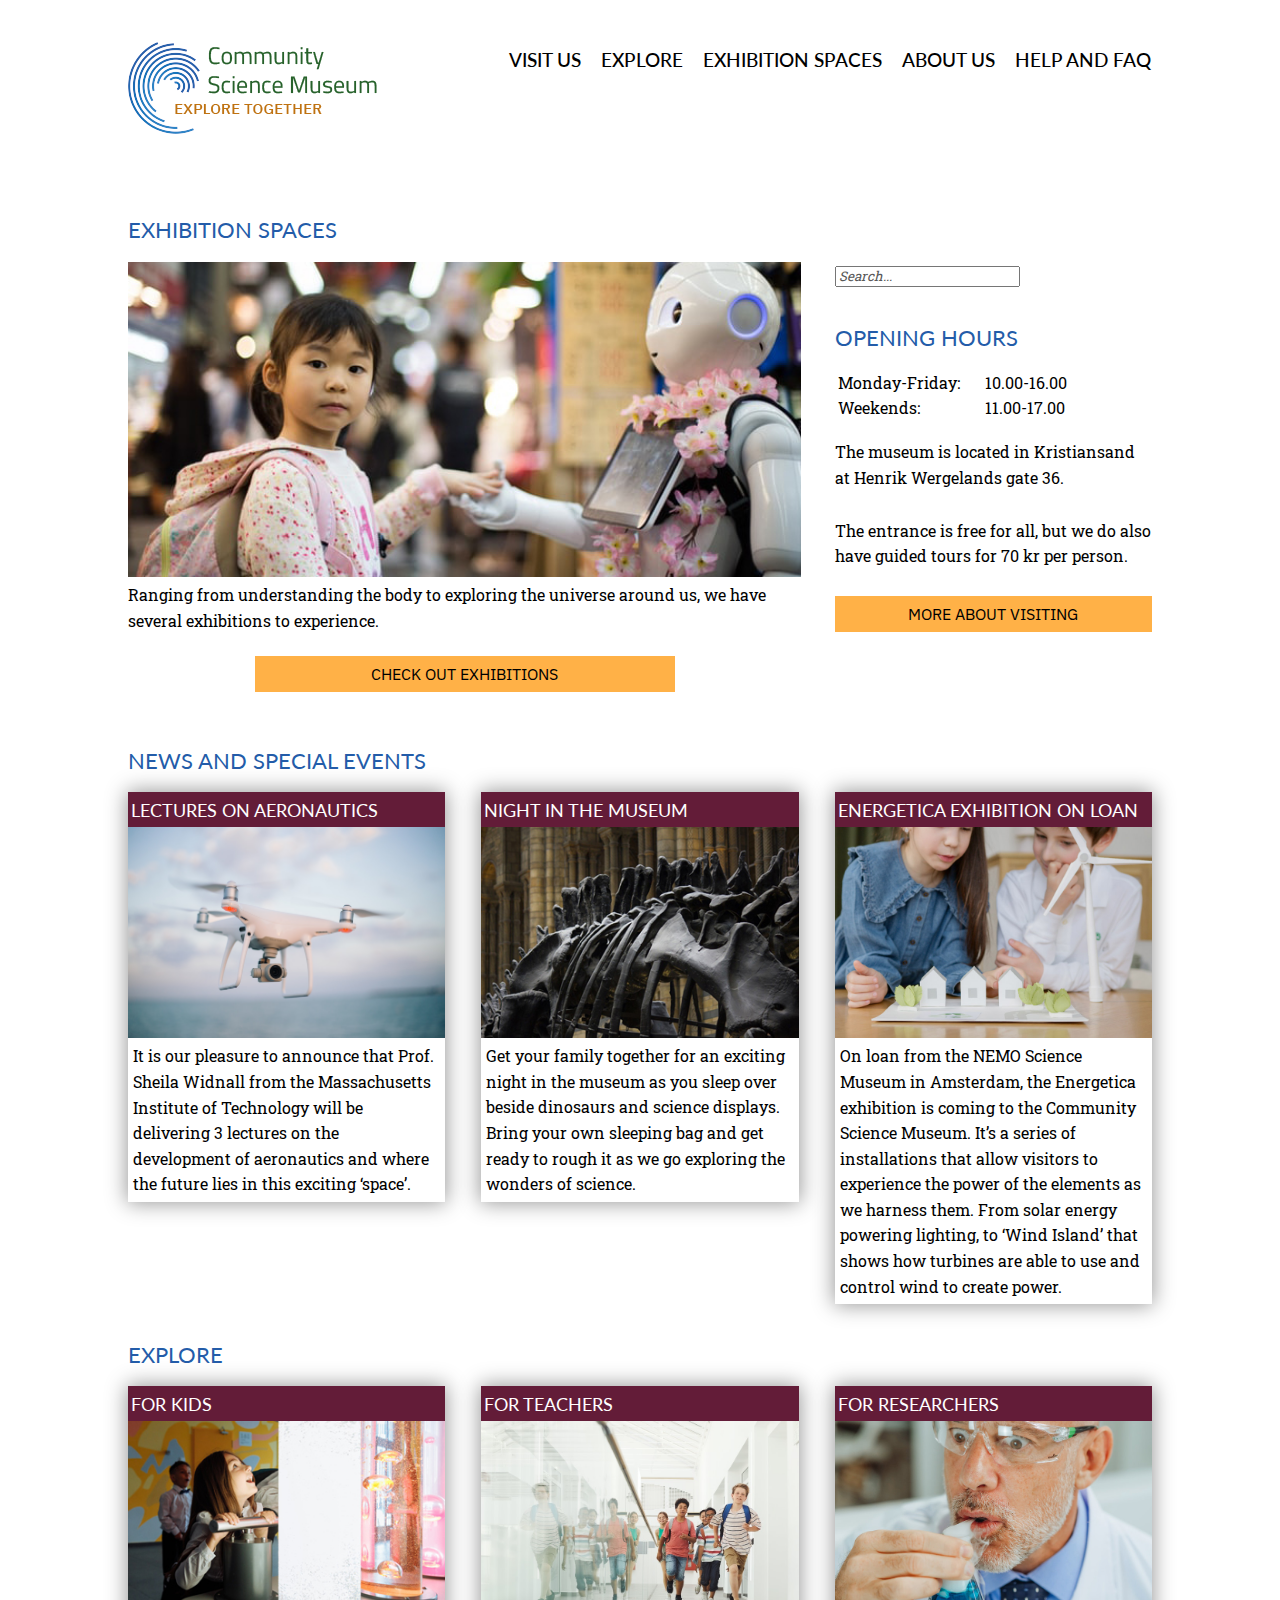
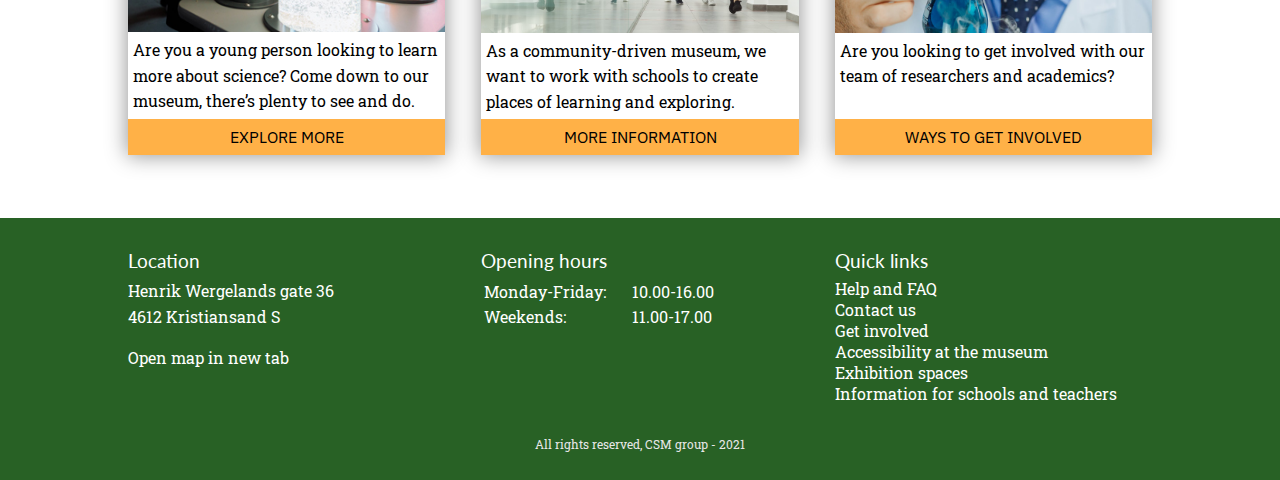
<file: index.html>
<!DOCTYPE html>
<html lang="en">

<head>
    <meta charset="UTF-8" />
    <meta name="viewport" content="width=device-width, initial-scale=1.0" />
    <meta name="description"
        content="Come join us at the Community Science Museum where we’re committed to making science accessible to all." />
    <meta name="author" content="Sophia Jean Sørenes">
    <title>Home | Community Science Museum</title>
    <link href="css/styles.css" rel="stylesheet" />

    <link rel="preconnect" href="https://fonts.googleapis.com">
    <link rel="preconnect" href="https://fonts.gstatic.com" crossorigin>
    <link href="https://fonts.googleapis.com/css2?family=IBM+Plex+Sans:wght@300;400;500;600&display=swap" rel="stylesheet">
    <link href="https://fonts.googleapis.com/css2?family=Roboto+Slab:wght@200;300;400&display=swap" rel="stylesheet">
    <link href="https://fonts.googleapis.com/css2?family=Lato&display=swap" rel="stylesheet">

</head>

<body>
    <div class="d-cont-header-main">
        <header>
            <div class="container-rows iPad-columns">
                <div class="centered-content logo-banner">
                    <a href="index.html"><img src="/images/icons/logo.png"
                            alt="Logo, home"></a>
                </div>
                <nav class="container-rows grow2 desktop">
                    <ul class="desktop">
                        <li><a class="d-nav" href="visit.html">Visit us</a></li>
                        <li><a class="d-nav" href="explore.html">Explore</a></li>
                        <li><a class="d-nav" href="exhibitions.html">Exhibition spaces</a></li>
                        <li><a class="d-nav" href="about.html">About us</a></li>
                        <li><a class="d-nav" href="help-faq.html">Help and FAQ</a></li>
                    </ul>
                </nav>
            </div>
            <div class="container-rows mobile nav">
                <div class="input-search">
                    <label for="m-search" class="visually-hidden">Search</label>
                    <input type="text" id="m-search" placeholder="Search..." name="search" autocomplete="off">
                </div>
                <div class="container-hamburger">
                    <label for="toggle">
                        <span class="hamburger-font">Menu</span> <img src="/images/icons/hamburger-light.png"
                            alt="hamburger icon"></label>
                    <input type="checkbox" id="toggle">
                    <nav class="hamburger-menu hidden">
                        <ul>
                            <a class="hamburger-font" href="visit.html"><li>Visit us</li></a>
                            <a class="hamburger-font" href="explore.html"><li>Explore</li></a>
                            <li><label for="toggle"><span class="hamburger-font">Menu</span><img
                                        src="/images/icons/hamburger-light.png" alt="hamburger icon"></label> </li>
                        </ul>
                        <ul>
                            <a class="hamburger-font" href="exhibitions.html"><li>Exhibitions</li></a>
                            <a class="hamburger-font" href="about.html"><li>About</li></a>
                            <a class="hamburger-font" href="help-faq.html"><li>Help</li></a>
                        </ul>
                    </nav>
                </div>
            </div>
        </header>
        <main>
            <h1 class="visually-hidden">Home</h1>
            <div class="container-columns gap d-gap-small">
                <div class="d-cont-rows">
                    <section class="container-columns d-rows-bigchild iPad-mini">
                        <h2>Exhibition Spaces</h2>
                        <div class="container-columns">
                            <img src="/images/robotics.jpg" alt="Young girl shaking hands with cute robot">
                            <p>Ranging from understanding the body to exploring the universe around us, we have several
                                exhibitions to experience.</p>
                            <a class="btn-primary btn-small d-margin-small" href="exhibitions.html">Check out
                                exhibitions</a>
                        </div>
                    </section>
                    <div class="container-columns d-gap-small d-rows-child iPad-mini">
                        <div>
                            <label for="d-search" class="visually-hidden">Search</label>
                            <input id="d-search" class="desktop aside-search index-search" type="text" placeholder="Search..." name="search"
                                autocomplete="off">
                        </div>
                        <aside class="desktop">
                            <h2>Opening hours</h2>
                            <div class="container-columns gap-small">
                                <table class="max250">
                                    <tr>
                                        <td>Monday-Friday:</td>
                                        <td>10.00-16.00</td>
                                    </tr>
                                    <tr>
                                        <td>Weekends:</td>
                                        <td>11.00-17.00</td>
                                    </tr>
                                </table>
                                <p>The museum is located in Kristiansand at Henrik Wergelands gate 36.</p>
                                <p>The entrance is free for all, but we do also have guided tours for 70 kr per person.
                                </p>
                                <a class="btn-primary" href="visit.html">More about visiting</a>
                            </div>
                        </aside>
                    </div>
                </div>
                <section>
                    <h2>News and Special Events</h2>
                    <div class="container-columns m-gap d-cont-rows">
                        <section class="d-rows-child">
                            <div class="container-columns shadow">
                                <h3 class="w-r"><code class="iPad-mini-v-hidden"> Lectures on</code> Aeronautics</h3>
                                <img src="/images/drone.jpg" alt="Drone flying">
                                <div class="container-dropdown-text mobile">
                                    <label for="news1" class="centered-content news">
                                        <span>Read more<span class="visually-hidden">about the visiting professor</span>
                                    </span>
                                    </label>
                                    <input type="checkbox" id="news1">
                                    <div class="dropdown-text hidden">
                                        <p class="box-text">It is our pleasure to announce that Prof. Sheila Widnall
                                            from the Massachusetts Institute of Technology will be delivering 3 lectures
                                            on the development of aeronautics and where the future lies in this exciting
                                            ‘space’.</p>
                                    </div>
                                </div>
                                <div class="desktop">
                                    <p class="box-text">It is our pleasure to announce that Prof. Sheila Widnall from
                                        the Massachusetts Institute of Technology will be delivering 3 lectures on the
                                        development of aeronautics and where the future lies in this exciting ‘space’.
                                    </p>
                                </div>
                            </div>
                        </section>
                        <section class="d-rows-child">
                            <div class="container-columns shadow">
                                <h3 class="w-r">Night in the Museum</h3>
                                <img src="/images/sleepover.jpg" alt="Back and spine of a big dinosaur">
                                <div class="container-dropdown-text mobile">
                                    <label for="news2" class="centered-content news">
                                        <span>Read more<span class="visually-hidden">about sleeping at the museum</span>
                                    </span>
                                    </label>
                                    <input type="checkbox" id="news2">
                                    <div class="dropdown-text hidden">
                                        <p class="box-text">Get your family together for an exciting night in the museum
                                            as you sleep over beside dinosaurs and science displays. Bring your own
                                            sleeping bag and get ready to rough it as we go exploring the wonders of
                                            science.</p>
                                    </div>
                                </div>
                                <div class="desktop">
                                    <p class="box-text">Get your family together for an exciting night in the museum as
                                        you sleep over beside dinosaurs and science displays. Bring your own sleeping
                                        bag and get ready to rough it as we go exploring the wonders of science.</p>
                                </div>
                            </div>
                        </section>
                        <section class="d-rows-child">
                            <div class="container-columns shadow">
                                <h3 class="w-r"><code class="iPad-v-hidden">Energetica</code> Exhibition on Loan</h3>
                                <img src="/images/wind.jpg" alt="Two children looking at model of a wind park">
                                <div class="container-dropdown-text mobile">
                                    <label for="news3" class="centered-content news">
                                        <span>Read more<span class="visually-hidden">about the exhibition</span></span>
                                    </label>
                                    <input type="checkbox" id="news3">
                                    <div class="dropdown-text hidden">
                                        <p class="box-text">On loan from the NEMO Science Museum in Amsterdam, the
                                            Energetica exhibition is coming to the Community Science Museum. It’s a
                                            series of installations that allow visitors to experience the power of the
                                            elements as we harness them. From solar energy powering lighting, to ‘Wind
                                            Island’ that shows how turbines are able to use and control wind to create
                                            power.</p>
                                    </div>
                                </div>
                                <div class="desktop">
                                    <p class="box-text">On loan from the NEMO Science Museum in Amsterdam, the
                                        Energetica exhibition is coming to the Community Science Museum. It’s a series
                                        of installations that allow visitors to experience the power of the elements as
                                        we harness them. From solar energy powering lighting, to ‘Wind Island’ that
                                        shows how turbines are able to use and control wind to create power.</p>
                                </div>
                            </div>
                        </section>
                    </div>
                </section>
                <aside class="mobile">
                    <h2>Opening hours</h2>
                    <div class="container-columns gap-small">
                        <table class="max250">
                            <tr>
                                <td>Monday-Friday:</td>
                                <td>10.00-16.00</td>
                            </tr>
                            <tr>
                                <td>Weekends:</td>
                                <td>11.00-17.00</td>
                            </tr>
                        </table>
                        <p>The museum is located in Kristiansand at Henrik Wergelands gate 36.</p>
                        <p>The entrance is free for all, but we do also have guided tours for 70 kr per person.</p>
                        <a class="btn-primary" href="visit.html">More about visiting</a>
                    </div>
                </aside>
                <section>
                    <h2>Explore</h2>
                    <div class="container-columns m-gap d-cont-rows">
                        <section class="container-columns centered-content shadow d-rows-child">
                            <h3 class="w-r">For Kids</h3>
                            <div class="container-columns cont-uniform">
                                <img src="/images/explore-kids-section.jpg" alt="Girl pushing lever that creates bubbles in huge glitter lamp">
                                <p class="box-text">Are you a young person looking to learn more about science?
                                    Come down to our museum, there’s plenty to see and do.</p>
                            </div>
                            <a class="btn-primary" href="explore.html#kids">Explore more</a>
                        </section>
                        <section class="container-columns centered-content shadow d-rows-child">
                            <h3 class="w-r">For Teachers</h3>
                            <div class="container-columns cont-uniform">
                                <img src="/images/teachers.jpg" alt="Kids running towards camera">
                                <p class="box-text">As a community-driven museum, we want to work with schools
                                    to create places of learning and exploring.</p>
                            </div>
                            <a class="btn-primary" href="explore.html#teachers">More information</a>
                        </section>
                        <section class="container-columns centered-content shadow d-rows-child">
                            <h3 class="w-r">For Researchers</h3>
                            <div class="container-columns cont-uniform">
                                <img src="/images/researcher.jpg" alt="Researcher breathing in vapor from conical flask">
                                <p class="box-text">Are you looking to get involved with our team of researchers and
                                    academics?</p>
                            </div>
                            <a class="btn-primary" href="get-involved.html">Ways to get involved</a>

                        </section>
                    </div>
                </section>
            </div>
        </main>
    </div>
    <footer>
        <h2 class="visually-hidden">Footer</h2>
        <div class="container-columns gap">
            <div class="container-columns m-gap d-cont-rows">
                <section class="d-rows-child">
                    <h3>Location</h3>
                    <div class="container-columns gap-small">
                        <address>
                            <p>Henrik Wergelands gate 36</p>
                            <p>4612 Kristiansand S</p>
                        </address>
                        <a href="https://goo.gl/maps/Q1HFxjc361NLdNVMA" target="_blank">Open map in new tab</a>
                    </div>
                </section>
                <section class="d-rows-child">
                    <h3>Opening hours</h3>
                    <table class="max250">
                        <tr>
                            <td>Monday-Friday:</td>
                            <td>10.00-16.00</td>
                        </tr>
                        <tr>
                            <td>Weekends:</td>
                            <td>11.00-17.00</td>
                        </tr>
                    </table>
                </section>
                <section class="d-rows-child">
                    <div class="container-columns">
                        <h3>Quick links</h3>
                        <a href="help-faq.html">Help and FAQ</a>
                        <a href="help-faq.html#contact">Contact us</a>
                        <a href="get-involved.html">Get involved</a>
                        <a href="visit.html#accessibility">Accessibility at the museum</a>
                        <a href="exhibitions.html">Exhibition spaces</a>
                        <a href="explore.html#teachers">Information for schools and teachers</a>
                    </div>
                </section>
            </div>
            <div class="centered-content">
                <p class="tiny-font">All rights reserved, CSM group - 2021</p>
            </div>
        </div>
    </footer>
</body>
</file>
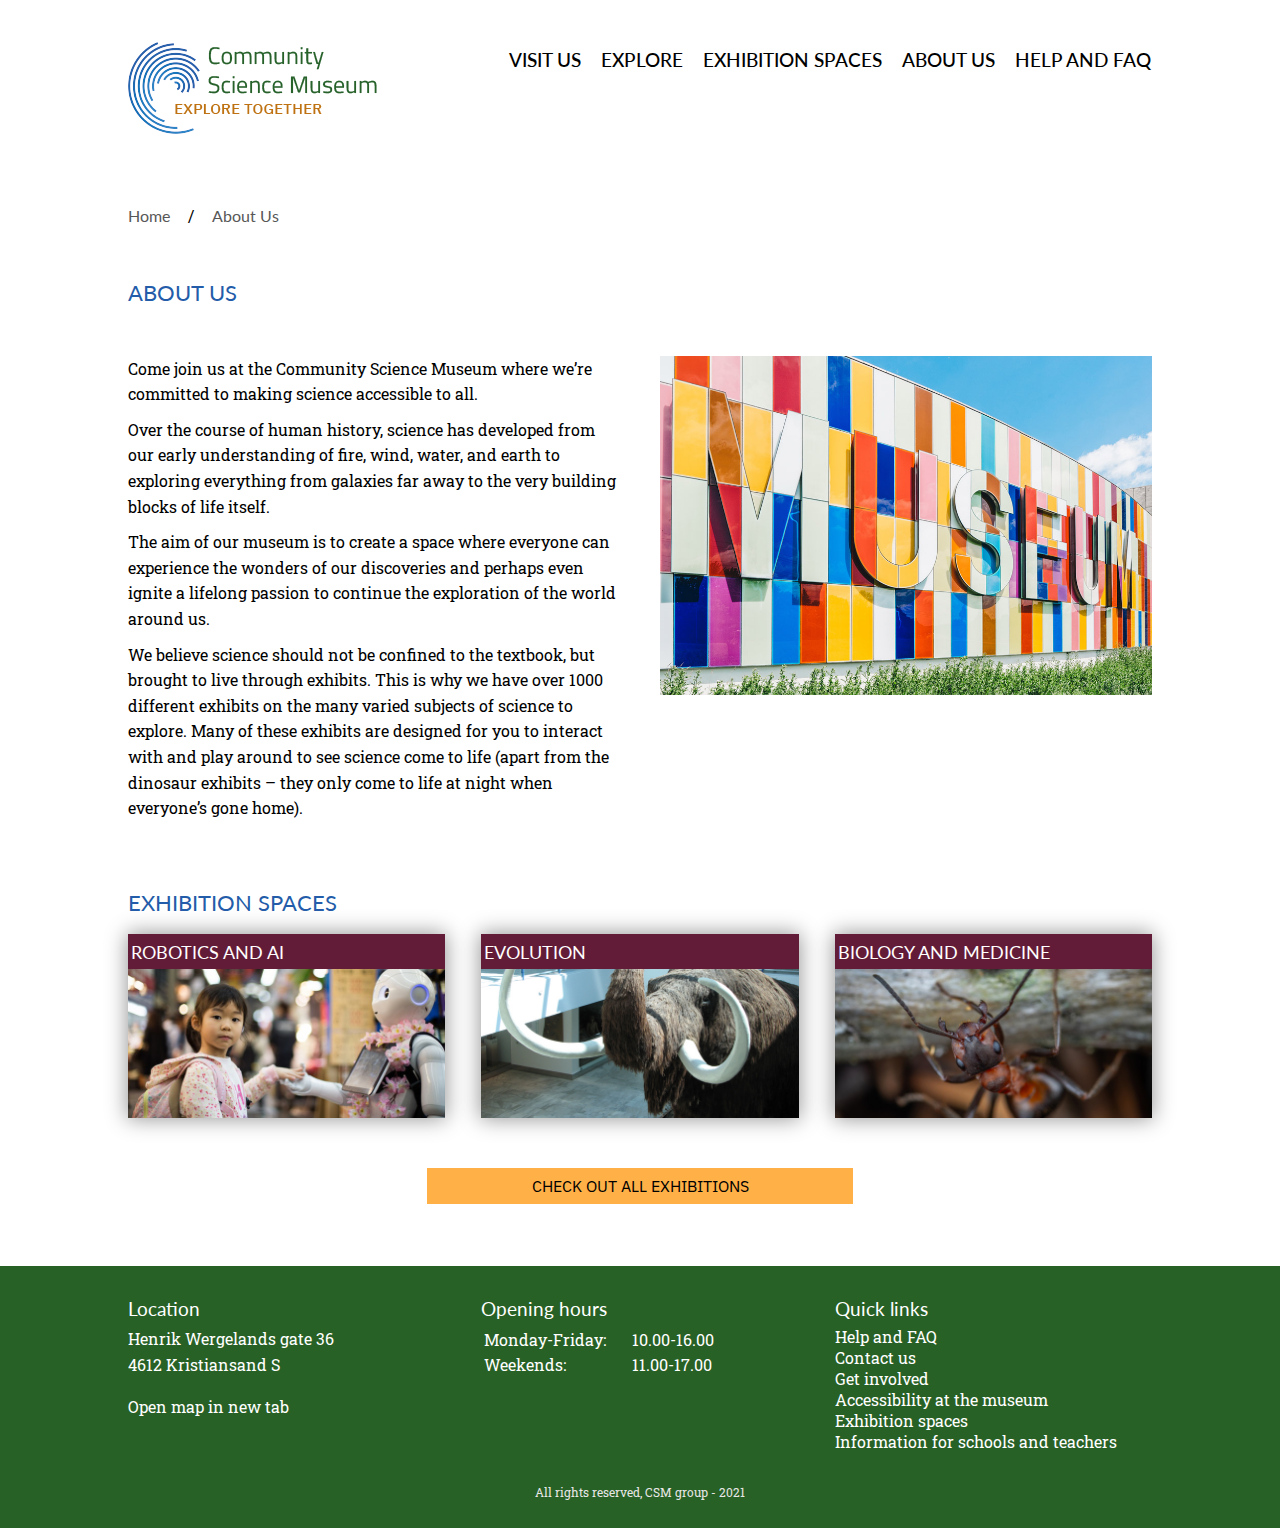
<file: about.html>
<!DOCTYPE html>
<html lang="en">

<head>
    <meta charset="UTF-8" />
    <meta name="viewport" content="width=device-width, initial-scale=1.0" />
    <meta name="description"
        content="We aim to create a space where everyone can experience the wonders of our world through science" />
    <title>About Us | Community Science Museum</title>
    <link href="css/styles.css" rel="stylesheet" />

    <link rel="preconnect" href="https://fonts.googleapis.com">
    <link rel="preconnect" href="https://fonts.gstatic.com" crossorigin>
    <link href="https://fonts.googleapis.com/css2?family=IBM+Plex+Sans:wght@300;400;500;600&display=swap"
        rel="stylesheet">
    <link href="https://fonts.googleapis.com/css2?family=Roboto+Slab:wght@200;300;400&display=swap" rel="stylesheet">
    <link href="https://fonts.googleapis.com/css2?family=Lato&display=swap" rel="stylesheet">

</head>

<body>
    <div class="d-cont-header-main">
        <header>
            <div class="container-rows iPad-columns">
                <div class="centered-content logo-banner">
                    <a href="index.html"><img src="/images/icons/logo.png"
                            alt="Logo, home"></a>
                </div>
                <nav class="container-rows grow2 desktop">
                    <ul class="desktop">
                        <li><a class="d-nav" href="visit.html">Visit us</a></li>
                        <li><a class="d-nav" href="explore.html">Explore</a></li>
                        <li><a class="d-nav" href="exhibitions.html">Exhibition spaces</a></li>
                        <li><a class="d-nav" href="about.html">About us</a></li>
                        <li><a class="d-nav" href="help-faq.html">Help and FAQ</a></li>
                    </ul>
                </nav>
            </div>
            <div class="container-rows mobile nav">
                <div class="input-search">
                    <label for="m-search" class="visually-hidden">Search</label>
                    <input type="text" id="m-search" placeholder="Search..." name="search" autocomplete="off">
                </div>
                <div class="container-hamburger">
                    <label for="toggle">
                        <span class="hamburger-font">Menu</span> <img src="/images/icons/hamburger-light.png"
                            alt="hamburger icon"></label>
                    <input type="checkbox" id="toggle">
                    <nav class="hamburger-menu hidden">
                        <ul>
                            <a class="hamburger-font" href="visit.html"><li>Visit us</li></a>
                            <a class="hamburger-font" href="explore.html"><li>Explore</li></a>
                            <li><label for="toggle"><span class="hamburger-font">Menu</span><img
                                        src="/images/icons/hamburger-light.png" alt="hamburger icon"></label> </li>
                        </ul>
                        <ul>
                            <a class="hamburger-font" href="exhibitions.html"><li>Exhibitions</li></a>
                            <a class="hamburger-font" href="about.html"><li>About</li></a>
                            <a class="hamburger-font" href="help-faq.html"><li>Help</li></a>
                        </ul>
                    </nav>
                </div>
            </div>
        </header>
        <main>
            <div class="container-columns gap">
                <p class="container-rows cont-breadcrumb gap-small">
                    <a class="breadcrumb" href="/index.html">Home</a> /
                    <a class="breadcrumb" href="about.html">About Us</a>
                </p>
                <h1 class="h2">About Us</h1>
                <div class="container-columns gap-small d-cont-rows reverse iPad-mini-columns">
                    <div class="container-columns d-rows-bigtwin iPad-mini-hidden">
                        <img class="margin-milli" src="/images/museum.jpg" alt="The museum seen from outside">
                    </div>
                    <div class="container-columns d-rows-bigtwin iPad-adultchild">
                        <p class="iPad-mini-only"><img class="iPad-mini-only" src="/images/museum.jpg" alt="The museum seen from outside">
                            Come join us at the Community Science Museum where we’re committed to making science
                            accessible to all. <span class="break"></span>
                            Over the course of human history, science has developed from our early understanding of
                            fire, wind, water, and earth to exploring everything from galaxies far away to the very
                            building blocks of life itself. <span class="break"></span>
                            The aim of our museum is to create a space where everyone can experience the wonders of our
                            discoveries and perhaps even ignite a lifelong passion to continue the exploration of the
                            world around us. <span class="break"></span>
                            We believe science should not be confined to the textbook, but brought to live through
                            exhibits. This is why we have over 1000 different exhibits on the many varied subjects of
                            science to explore. Many of these exhibits are designed for you to interact with and play
                            around to see science come to life (apart from the dinosaur exhibits – they only come to
                            life at night when everyone’s gone home).

                        </p>
                        <p class="iPad-mini-hidden">
                            Come join us at the Community Science Museum where we’re committed to making science
                            accessible to all.
                        </p>
                        <p class="iPad-mini-hidden">
                            Over the course of human history, science has developed from our early understanding of
                            fire, wind, water, and earth to exploring everything from galaxies far away to the very
                            building blocks of life itself.
                        </p>
                        <p class="iPad-mini-hidden">
                            The aim of our museum is to create a space where everyone can experience the wonders of our
                            discoveries and perhaps even ignite a lifelong passion to continue the exploration of the
                            world around us.
                        </p>
                        <a class="mobile btn-primary margin-small" href="get-involved.html">Ways to get involved</a>
                        <p class="iPad-mini-hidden">
                            We believe science should not be confined to the textbook, but brought to live through
                            exhibits. This is why we have over 1000 different exhibits on the many varied subjects of
                            science to explore. Many of these exhibits are designed for you to interact with and play
                            around to see science come to life (apart from the dinosaur exhibits – they only come to
                            life at night when everyone’s gone home).
                        </p>
                    </div>
                    <a class="mobile btn-primary" href="exhibitions.html">Check out exhibitions</a>
                </div>
                <section class="container-columns desktop">
                    <h2>Exhibition Spaces</h2>
                    <div class="container-columns m-gap d-cont-rows">
                        <a class="d-rows-child hover" href="/exhibitions.html#robotics">
                            <section class="container-columns centered-content shadow">
                                <h3 class="w-r">Robotics and AI</h3>
                                <img src="/images/robotics.jpg" alt="Girl shaking hands with cute robot">
                            </section>
                        </a>
                        <a class="d-rows-child hover" href="/exhibitions.html#evolution">
                            <section class="container-columns centered-content shadow">
                                <h3 class="w-r">Evolution</h3>
                                <img src="/images/woolly.jpg" alt="Life-size model of woolly mammoth">
                            </section>
                        </a>
                        <a class="d-rows-child hover" href="/exhibitions.html#biology">
                            <section class="container-columns centered-content shadow">
                                <h3 class="w-r">Biology <code class="iPad-mini-v-hidden"> and Medicine</code></h3>
                                <img src="/images/ant.jpg" alt="Ant looking at camera">
                            </section>
                        </a>
                    </div>
                    <a class="btn-primary btn-smaller margintop-medium" href="/exhibitions.html">Check out all
                        exhibitions</a>
                </section>
            </div>
        </main>
    </div>
    <footer>
        <h2 class="visually-hidden">Footer</h2>
        <div class="container-columns gap">
            <div class="container-columns m-gap d-cont-rows">
                <section class="d-rows-child">
                    <h3>Location</h3>
                    <div class="container-columns gap-small">
                        <address>
                            <p>Henrik Wergelands gate 36</p>
                            <p>4612 Kristiansand S</p>
                        </address>
                        <a href="https://goo.gl/maps/Q1HFxjc361NLdNVMA" target="_blank">Open map in new tab</a>
                    </div>
                </section>
                <section class="d-rows-child">
                    <h3>Opening hours</h3>
                    <table class="max250">
                        <tr>
                            <td>Monday-Friday:</td>
                            <td>10.00-16.00</td>
                        </tr>
                        <tr>
                            <td>Weekends:</td>
                            <td>11.00-17.00</td>
                        </tr>
                    </table>
                </section>
                <section class="d-rows-child">
                    <div class="container-columns">
                        <h3>Quick links</h3>
                        <a href="help-faq.html">Help and FAQ</a>
                        <a href="help-faq.html#contact">Contact us</a>
                        <a href="get-involved.html">Get involved</a>
                        <a href="visit.html#accessibility">Accessibility at the museum</a>
                        <a href="exhibitions.html">Exhibition spaces</a>
                        <a href="explore.html#teachers">Information for schools and teachers</a>
                    </div>
                </section>
            </div>
            <div class="centered-content">
                <p class="tiny-font">All rights reserved, CSM group - 2021</p>
            </div>
        </div>
    </footer>
</body>
</file>
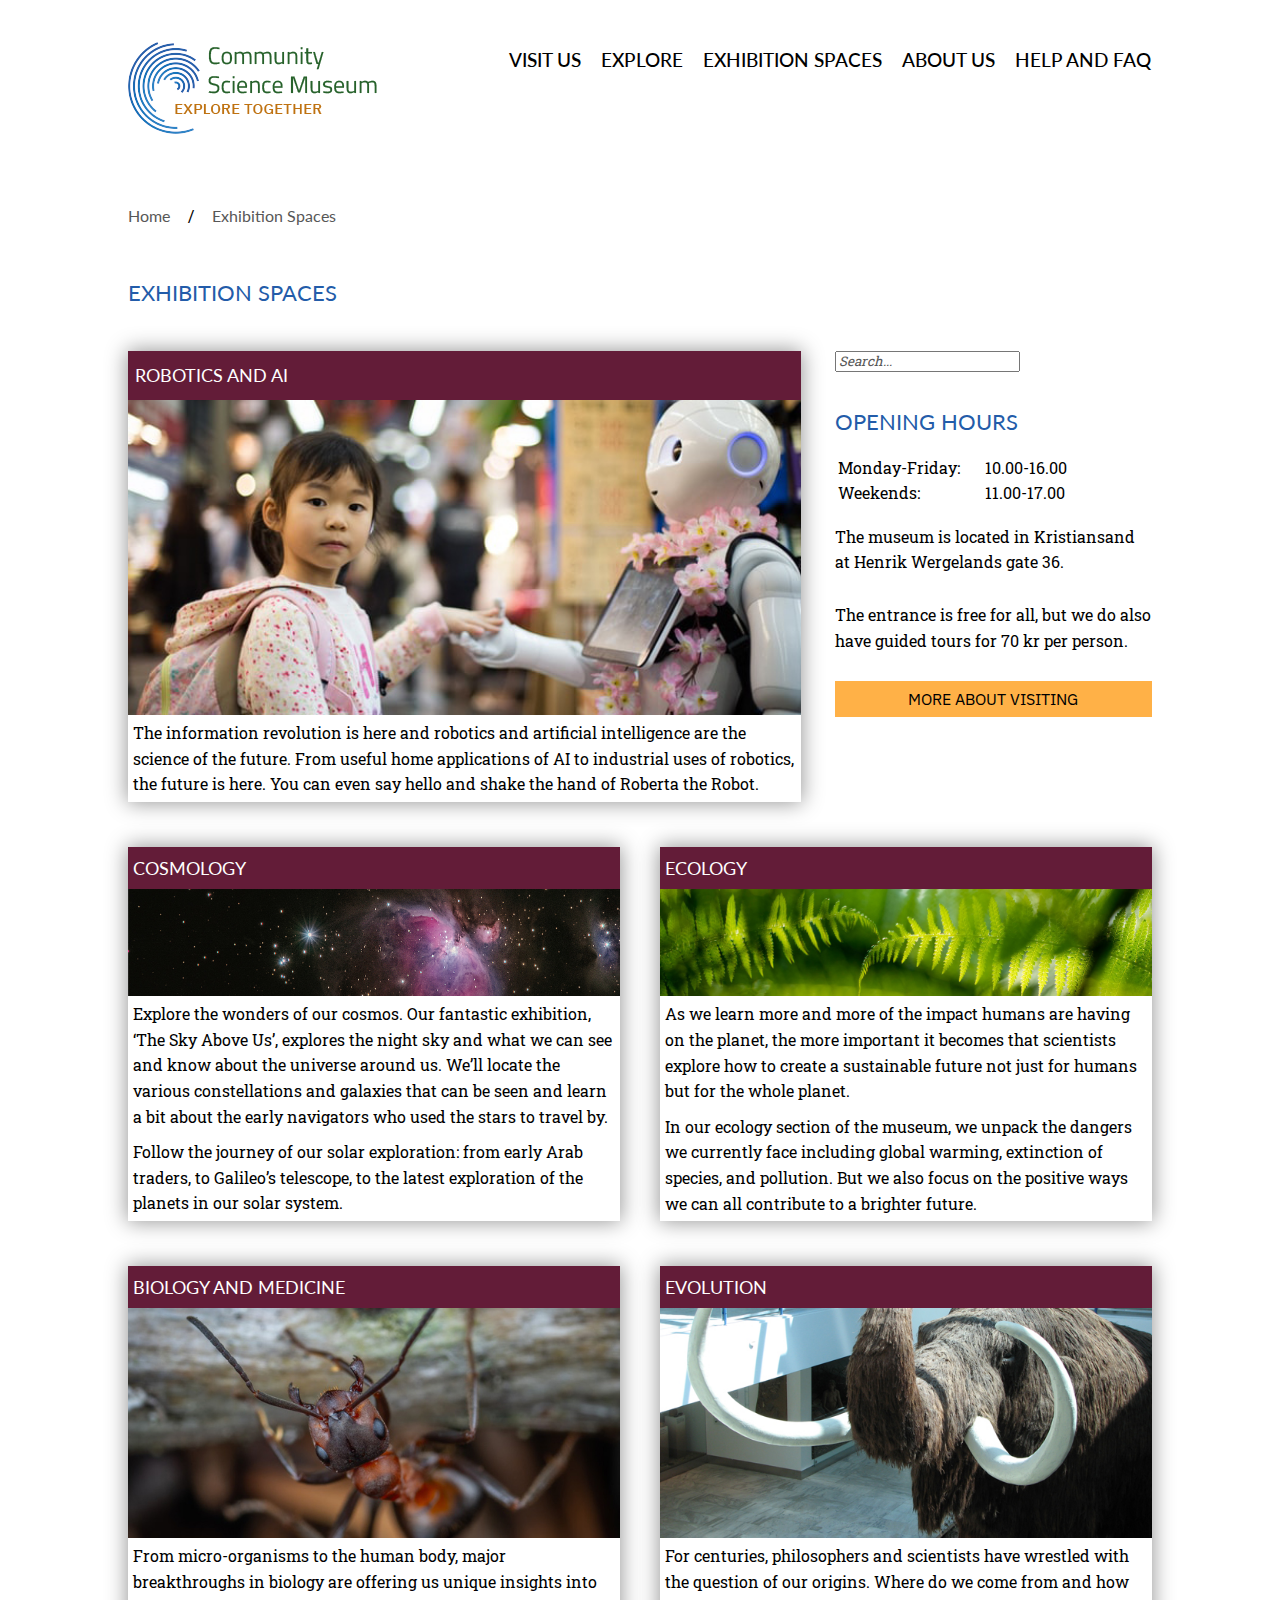
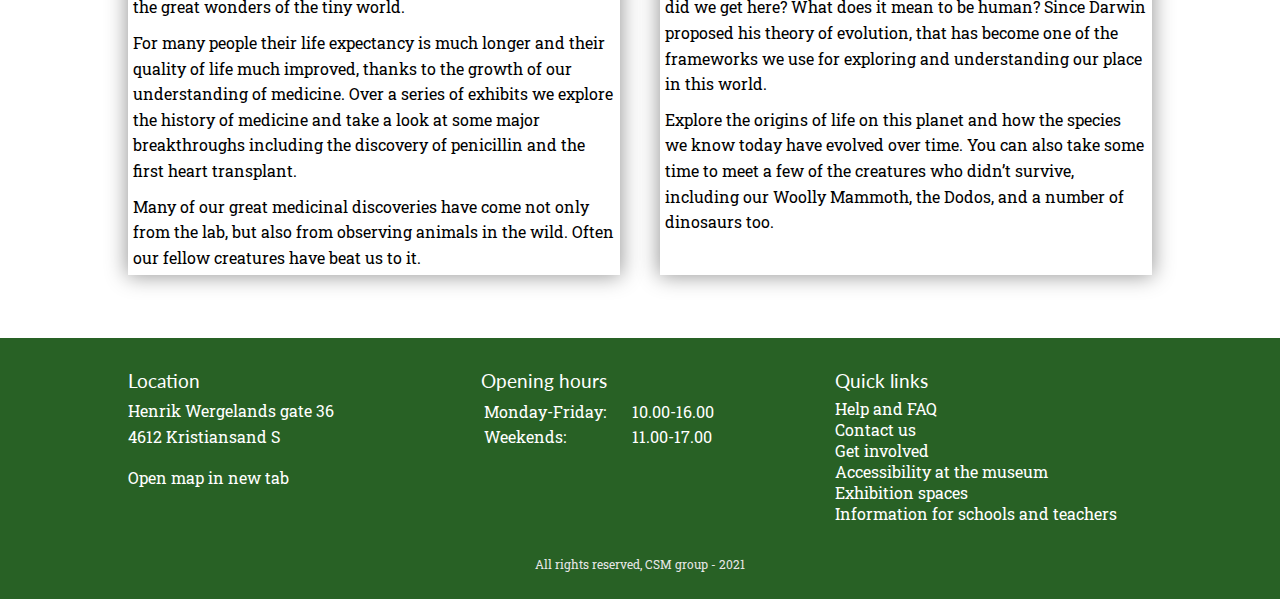
<file: exhibitions.html>
<!DOCTYPE html>
<html lang="en">

<head>
    <meta charset="UTF-8" />
    <meta name="viewport" content="width=device-width, initial-scale=1.0" />
    <meta name="description" content="Explore the wonders of the world through our exhibitions." />
    <title>Exhibition Spaces | Community Science Museum</title>
    <link href="css/styles.css" rel="stylesheet" />

    <link rel="preconnect" href="https://fonts.googleapis.com">
    <link rel="preconnect" href="https://fonts.gstatic.com" crossorigin>
    <link href="https://fonts.googleapis.com/css2?family=IBM+Plex+Sans:wght@300;400;500;600&display=swap"
        rel="stylesheet">
    <link href="https://fonts.googleapis.com/css2?family=Roboto+Slab:wght@200;300;400&display=swap" rel="stylesheet">
    <link href="https://fonts.googleapis.com/css2?family=Lato&display=swap" rel="stylesheet">

</head>

<body>
    <div class="d-cont-header-main">
        <header>
            <div class="container-rows iPad-columns">
                <div class="centered-content logo-banner">
                    <a href="index.html"><img src="/images/icons/logo.png"
                            alt="Logo, home"></a>
                </div>
                <nav class="container-rows grow2 desktop">
                    <ul class="desktop">
                        <li><a class="d-nav" href="visit.html">Visit us</a></li>
                        <li><a class="d-nav" href="explore.html">Explore</a></li>
                        <li><a class="d-nav" href="exhibitions.html">Exhibition spaces</a></li>
                        <li><a class="d-nav" href="about.html">About us</a></li>
                        <li><a class="d-nav" href="help-faq.html">Help and FAQ</a></li>
                    </ul>
                </nav>
            </div>
            <div class="container-rows mobile nav">
                <div class="input-search">
                    <label for="m-search" class="visually-hidden">Search</label>
                    <input type="text" id="m-search" placeholder="Search..." name="search" autocomplete="off">
                </div>
                <div class="container-hamburger">
                    <label for="toggle">
                        <span class="hamburger-font">Menu</span> <img src="/images/icons/hamburger-light.png"
                            alt="hamburger icon"></label>
                    <input type="checkbox" id="toggle">
                    <nav class="hamburger-menu hidden">
                        <ul>
                            <a class="hamburger-font" href="visit.html"><li>Visit us</li></a>
                            <a class="hamburger-font" href="explore.html"><li>Explore</li></a>
                            <li><label for="toggle"><span class="hamburger-font">Menu</span><img
                                        src="/images/icons/hamburger-light.png" alt="hamburger icon"></label> </li>
                        </ul>
                        <ul>
                            <a class="hamburger-font" href="exhibitions.html"><li>Exhibitions</li></a>
                            <a class="hamburger-font" href="about.html"><li>About</li></a>
                            <a class="hamburger-font" href="help-faq.html"><li>Help</li></a>
                        </ul>
                    </nav>
                </div>
            </div>
        </header>
        <main>
            <div class="container-columns gap">
                <p class="container-rows cont-breadcrumb gap-small">
                    <a class="breadcrumb" href="/index.html">Home</a> / <a class="breadcrumb"
                        href="exhibitions.html">Exhibition Spaces</a>
                </p>
                <h1 class="h2">Exhibition Spaces</h1>
                <div class="d-cont-rows cont-non-uniform">
                    <section class="shadow d-rows-bigchild iPad-mini" id="robotics">
                        <h2 class="w-r">Robotics and AI</h2>
                        <div class="container-columns">
                            <img src="/images/robotics.jpg" alt="Young girl shaking hands with cute robot">
                            <p class="box-text">The information revolution is here and robotics and artificial
                                intelligence
                                are the science of the future. From useful home applications of AI to industrial uses of
                                robotics, the future is here. You can even say hello and shake the hand of Roberta the
                                Robot.</p>
                        </div>
                    </section>
                    <div class="container-columns d-gap-small d-rows-child iPad-mini">
                        <div>
                            <label for="d-search" class="visually-hidden">Search</label>
                            <input id="d-search" class="desktop aside-search" type="text" placeholder="Search..." name="search"
                                autocomplete="off">
                        </div>
                        <aside class="desktop">
                            <h2>Opening hours</h2>
                            <div class="container-columns gap-small">
                                <table class="max250">
                                    <tr>
                                        <td>Monday-Friday:</td>
                                        <td>10.00-16.00</td>
                                    </tr>
                                    <tr>
                                        <td>Weekends:</td>
                                        <td>11.00-17.00</td>
                                    </tr>
                                </table>
                                <p>The museum is located in Kristiansand at Henrik Wergelands gate 36.</p>
                                <p>The entrance is free for all, but we do also have guided tours for 70 kr per person.
                                </p>
                                <a class="btn-primary" href="visit.html">More about visiting</a>
                            </div>
                        </aside>
                    </div>
                </div>
                <div class="container-columns m-gap d-cont-rows">
                    <section class="shadow d-rows-bigtwin">
                        <h2 class="w-r">Cosmology</h2>
                        <div class="container-columns">
                            <img src="/images/cosmology.jpg" alt="Night sky full og stars and galaxies">
                            <p class="box-text">Explore the wonders of our cosmos. Our fantastic exhibition, ‘The Sky
                                Above
                                Us’, explores the night sky and what we can see and know about the universe around us.
                                We’ll
                                locate the various constellations and galaxies that can be seen and learn a bit about
                                the
                                early navigators who used the stars to travel by.</p>
                            <p class="box-text">Follow the journey of our solar exploration: from early Arab traders, to
                                Galileo’s telescope, to the latest exploration of the planets in our solar system.</p>
                        </div>
                    </section>
                    <section class="shadow d-rows-bigtwin">
                        <h2 class="w-r">Ecology</h2>
                        <div class="container-columns">
                            <img src="/images/ferns.jpg" alt="Ferns overlapping each other">
                            <p class="box-text">As we learn more and more of the impact humans are having on the planet,
                                the
                                more important it becomes that scientists explore how to create a sustainable future not
                                just for humans but for the whole planet.
                            <p class="box-text">In our ecology section of the museum, we unpack the dangers we currently
                                face including global warming, extinction of species, and pollution. But we also focus
                                on
                                the positive ways we can all contribute to a brighter future.</p>
                        </div>
                    </section>
                </div>
                <div class="container-columns m-gap d-cont-rows reverse">
                    <section class="shadow d-rows-bigtwin" id="evolution">
                        <h2 class="w-r">Evolution</h2>
                        <div class="container-columns">
                            <img src="/images/woolly.jpg" alt="Life-size model of woolly mammoth">
                            <p class="box-text">For centuries, philosophers and scientists have wrestled with the
                                question
                                of our origins. Where do we come from and how did we get here? What does it mean to be
                                human? Since Darwin proposed his theory of evolution, that has become one of the
                                frameworks
                                we use for exploring and understanding our place in this world.</p>
                            <p class="box-text">Explore the origins of life on this planet and how the species we know
                                today
                                have evolved over time. You can also take some time to meet a few of the creatures who
                                didn’t survive, including our Woolly Mammoth, the Dodos, and a number of dinosaurs too.
                            </p>
                        </div>
                    </section>
                    <section class="shadow d-rows-bigtwin" id="biology">
                        <h2 class="w-r">Biology and Medicine</h2>
                        <div class="container-columns">
                            <img src="/images/ant.jpg" alt="Ant looking at camera">
                            <p class="box-text">From micro-organisms to the human body, major breakthroughs in biology
                                are
                                offering us unique insights into the great wonders of the tiny world. </p>
                            <p class="box-text">For many people their life expectancy is much longer and their quality
                                of
                                life much improved, thanks to the growth of our understanding of medicine. Over a series
                                of
                                exhibits we explore the history of medicine and take a look at some major breakthroughs
                                including the discovery of penicillin and the first heart transplant. </p>
                            <p class="box-text">Many of our great medicinal discoveries have come not only from the lab,
                                but
                                also from observing animals in the wild. Often our fellow creatures have beat us to it.
                            </p>
                        </div>
                    </section>
                </div>
                <aside class="mobile">
                    <h2>Opening hours</h2>
                    <div class="container-columns gap-small">
                        <table class="max250">
                            <tr>
                                <td>Monday-Friday:</td>
                                <td>10.00-16.00</td>
                            </tr>
                            <tr>
                                <td>Weekends:</td>
                                <td>11.00-17.00</td>
                            </tr>
                        </table>
                        <p>The museum is located in Kristiansand at Henrik Wergelands gate 36.</p>
                        <p>The entrance is free for all, but we do also have guided tours for 70 kr per person.</p>
                        <a class="btn-primary" href="visit.html">More about visiting</a>
                    </div>
                </aside>
            </div>
        </main>
    </div>
    <footer>
        <h2 class="visually-hidden">Footer</h2>
        <div class="container-columns gap">
            <div class="container-columns m-gap d-cont-rows">
                <section class="d-rows-child">
                    <h3>Location</h3>
                    <div class="container-columns gap-small">
                        <address>
                            <p>Henrik Wergelands gate 36</p>
                            <p>4612 Kristiansand S</p>
                        </address>
                        <a href="https://goo.gl/maps/Q1HFxjc361NLdNVMA" target="_blank">Open map in new tab</a>
                    </div>
                </section>
                <section class="d-rows-child">
                    <h3>Opening hours</h3>
                    <table class="max250">
                        <tr>
                            <td>Monday-Friday:</td>
                            <td>10.00-16.00</td>
                        </tr>
                        <tr>
                            <td>Weekends:</td>
                            <td>11.00-17.00</td>
                        </tr>
                    </table>
                </section>
                <section class="d-rows-child">
                    <div class="container-columns">
                        <h3>Quick links</h3>
                        <a href="help-faq.html">Help and FAQ</a>
                        <a href="help-faq.html#contact">Contact us</a>
                        <a href="get-involved.html">Get involved</a>
                        <a href="visit.html#accessibility">Accessibility at the museum</a>
                        <a href="exhibitions.html">Exhibition spaces</a>
                        <a href="explore.html#teachers">Information for schools and teachers</a>
                    </div>
                </section>
            </div>
            <div class="centered-content">
                <p class="tiny-font">All rights reserved, CSM group - 2021</p>
            </div>
        </div>
    </footer>
</body>
</file>
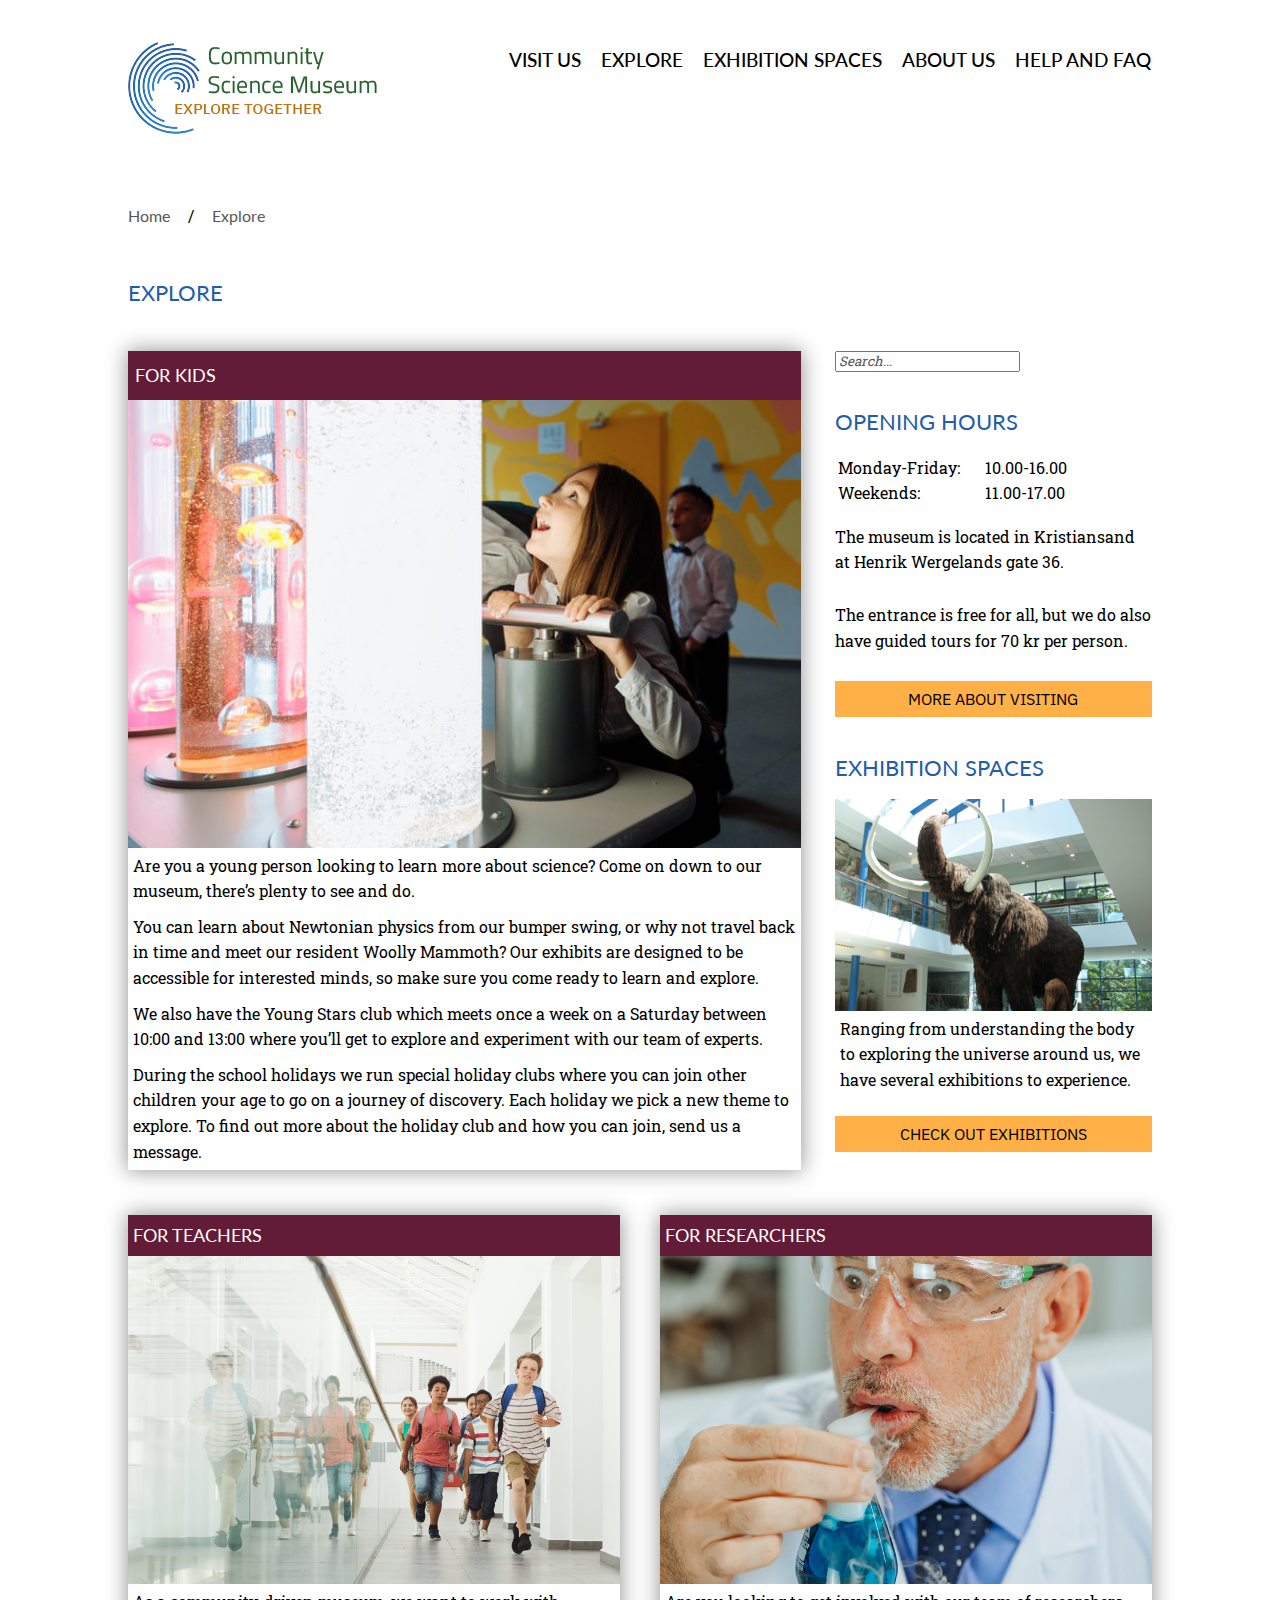
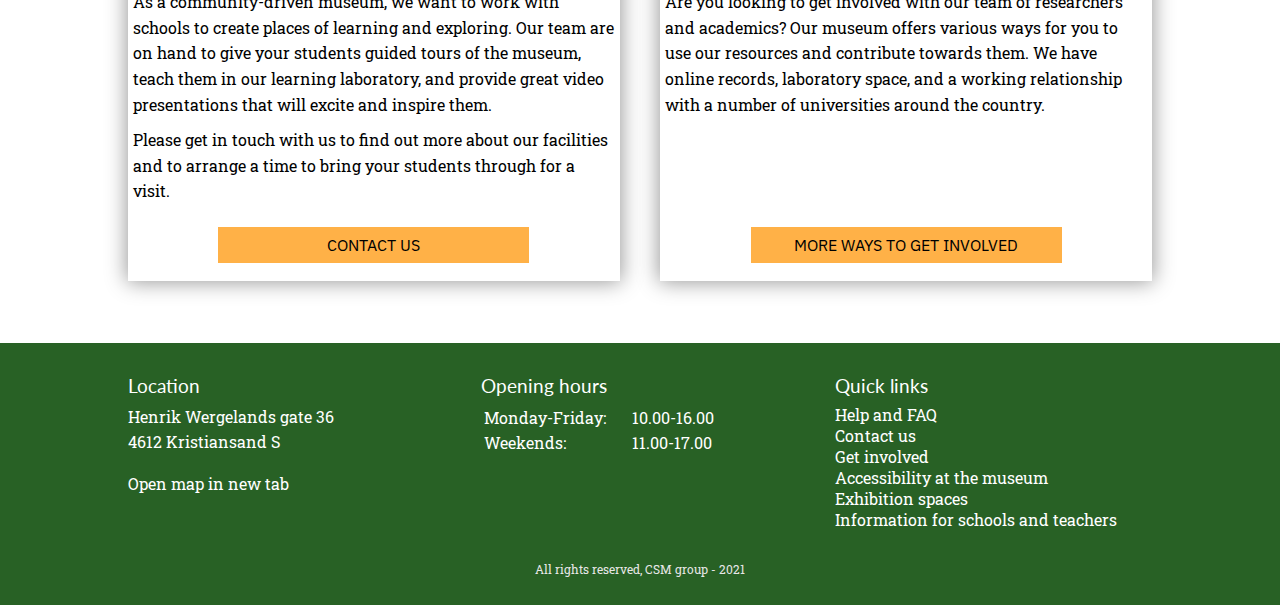
<file: explore.html>
<!DOCTYPE html>
<html lang="en">

<head>
    <meta charset="UTF-8" />
    <meta name="viewport" content="width=device-width, initial-scale=1.0" />
    <meta name="description"
        content="Explore what the Community Science Museum has to offer for kids, teachers and researchers" />
    <title>Explore | Community Science Museum</title>
    <link href="css/styles.css" rel="stylesheet" />

    <link rel="preconnect" href="https://fonts.googleapis.com">
    <link rel="preconnect" href="https://fonts.gstatic.com" crossorigin>
    <link href="https://fonts.googleapis.com/css2?family=IBM+Plex+Sans:wght@300;400;500;600&display=swap" rel="stylesheet">
    <link href="https://fonts.googleapis.com/css2?family=Roboto+Slab:wght@200;300;400&display=swap" rel="stylesheet">
    <link href="https://fonts.googleapis.com/css2?family=Lato&display=swap" rel="stylesheet">

</head>

<body>
    <div class="d-cont-header-main">
        <header>
            <div class="container-rows iPad-columns">
                <div class="centered-content logo-banner">
                    <a href="index.html"><img src="/images/icons/logo.png"
                            alt="Logo, home"></a>
                </div>
                <nav class="container-rows grow2 desktop">
                    <ul class="desktop">
                        <li><a class="d-nav" href="visit.html">Visit us</a></li>
                        <li><a class="d-nav" href="explore.html">Explore</a></li>
                        <li><a class="d-nav" href="exhibitions.html">Exhibition spaces</a></li>
                        <li><a class="d-nav" href="about.html">About us</a></li>
                        <li><a class="d-nav" href="help-faq.html">Help and FAQ</a></li>
                    </ul>
                </nav>
            </div>
            <div class="container-rows mobile nav">
                <div class="input-search">
                    <label for="m-search" class="visually-hidden">Search</label>
                    <input type="text" id="m-search" placeholder="Search..." name="search" autocomplete="off">
                </div>
                <div class="container-hamburger">
                    <label for="toggle">
                        <span class="hamburger-font">Menu</span> <img src="/images/icons/hamburger-light.png"
                            alt="hamburger icon"></label>
                    <input type="checkbox" id="toggle">
                    <nav class="hamburger-menu hidden">
                        <ul>
                            <a class="hamburger-font" href="visit.html"><li>Visit us</li></a>
                            <a class="hamburger-font" href="explore.html"><li>Explore</li></a>
                            <li><label for="toggle"><span class="hamburger-font">Menu</span><img
                                        src="/images/icons/hamburger-light.png" alt="hamburger icon"></label> </li>
                        </ul>
                        <ul>
                            <a class="hamburger-font" href="exhibitions.html"><li>Exhibitions</li></a>
                            <a class="hamburger-font" href="about.html"><li>About</li></a>
                            <a class="hamburger-font" href="help-faq.html"><li>Help</li></a>
                        </ul>
                    </nav>
                </div>
            </div>
        </header>
        <main>
            <div class="container-columns gap">
                <p class="container-rows cont-breadcrumb gap-small">
                    <a class="breadcrumb" href="/index.html">Home</a> / <a class="breadcrumb"
                        href="explore.html">Explore</a>
                </p>
                <h1 class="h2">Explore</h1>
                <div class="d-cont-rows cont-non-uniform">
                    <section id="kids" class="shadow d-rows-bigchild iPad-mini">
                        <h2 class="w-r">For Kids</h2>
                        <div class="container-columns">
                            <img src="/images/explore-kids-flip.jpg" alt="Girl pushing lever that creates bubbles in huge glitter lamp">
                            <p class="box-text">Are you a young person looking to learn more about science? Come on down
                                to our museum, there’s plenty to see and do.</p>
                            <p class="box-text">You can learn about Newtonian physics from our bumper swing, or why not
                                travel back in time and meet our resident Woolly Mammoth? Our exhibits are designed to
                                be accessible for interested minds, so make sure you come ready to learn and explore.
                            </p>
                            <p class="box-text">We also have the Young Stars club which meets once a week on a Saturday
                                between 10:00 and 13:00 where you’ll get to explore and experiment with our team of
                                experts.</p>
                            <p class="box-text">During the school holidays we run special holiday clubs where you can
                                join other children your age to go on a journey of discovery. Each holiday we pick a new
                                theme to explore. To find out more about the holiday club and how you can join, send us
                                a message.
                            </p>
                            <a class="btn-primary mobile" href="/help-faq.html#contact">Contact Us</a>
                        </div>
                    </section>
                    <div class="container-columns d-gap-small d-rows-child iPad-mini">
                        <div>
                            <label for="d-search" class="visually-hidden">Search</label>
                            <input id="d-search" class="desktop aside-search" type="text" placeholder="Search..." name="search"
                                autocomplete="off">
                        </div>
                        <aside class="desktop">
                            <h2>Opening hours</h2>
                            <div class="container-columns gap-small">
                                <table class="max250">
                                    <tr>
                                        <td>Monday-Friday:</td>
                                        <td>10.00-16.00</td>
                                    </tr>
                                    <tr>
                                        <td>Weekends:</td>
                                        <td>11.00-17.00</td>
                                    </tr>
                                </table>
                                <p>The museum is located in Kristiansand at Henrik Wergelands gate 36.</p>
                                <p>The entrance is free for all, but we do also have guided tours for 70 kr per person.
                                </p>
                                <a class="btn-primary" href="visit.html">More about visiting</a>
                            </div>
                        </aside>
                        <section class="container-columns desktop">
                            <h2>Exhibition Spaces</h2>
                            <div class="container-columns">
                                <img src="/images/exhibitions-aside.jpg" alt="Life-size model of woolly mammoth">
                                <p class="box-text">Ranging from understanding the body to exploring the universe around
                                    us, we have
                                    several exhibitions to experience.</p>
                            </div>
                            <a class="btn-primary margin-small" href="exhibitions.html">Check out exhibitions</a>
                        </section>
                    </div>
                </div>
                <div class="container-columns m-gap d-cont-rows">
                    <section id="teachers" class="container-columns shadow d-rows-bigtwin">
                        <h2 class="w-r">For Teachers</h2>
                        <div class="container-columns cont-uniform">
                            <img src="/images/teachers.jpg" alt="Kids running towards camera">
                            <p class="box-text">As a community-driven museum, we want to work with schools to create
                                places of learning and exploring. Our team are on hand to give your students guided
                                tours of the museum, teach them in our learning laboratory, and provide great video
                                presentations that will excite and inspire them.</p>
                            <p class="box-text">Please get in touch with us to find out more about our facilities and to
                                arrange a time to bring your students through for a visit.
                            </p>
                            <a class="btn-primary btn-small d-margin-small" href="/help-faq.html#contact">Contact us</a>
                        </div>
                    </section>
                    <section class="container-columns centered-content shadow d-rows-bigtwin">
                        <h2 class="w-r">For Researchers</h2>
                        <div class="container-columns cont-uniform">
                            <img src="/images/researcher.jpg" alt="Researcher breathing in vapor from conical flask">
                            <p class="box-text">Are you looking to get involved with our team of researchers and
                                academics? Our museum offers various ways for you to use our resources and contribute
                                towards them. We have online records, laboratory space, and a working relationship with
                                a number of universities around the country.
                            </p>
                        </div>
                        <a class="btn-primary btn-small d-margin-small" href="/get-involved.html#support"><code class="iPad-mini-v-hidden"> More</code> ways to get involved</a>
                    </section>
                </div>
                <aside class="mobile">
                    <h2>Opening hours</h2>
                    <div class="container-columns gap-small">
                        <table class="max250">
                            <tr>
                                <td>Monday-Friday:</td>
                                <td>10.00-16.00</td>
                            </tr>
                            <tr>
                                <td>Weekends:</td>
                                <td>11.00-17.00</td>
                            </tr>
                        </table>
                        <p>The museum is located in Kristiansand at Henrik Wergelands gate 36.</p>
                        <p>The entrance is free for all, but we do also have guided tours for 70 kr per person.</p>
                        <a class="btn-primary" href="visit.html">More about visiting</a>
                    </div>
                </aside>
            </div>
        </main>
    </div>
    <footer>
        <h2 class="visually-hidden">Footer</h2>
        <div class="container-columns gap">
            <div class="container-columns m-gap d-cont-rows">
                <section class="d-rows-child">
                    <h3>Location</h3>
                    <div class="container-columns gap-small">
                        <address>
                            <p>Henrik Wergelands gate 36</p>
                            <p>4612 Kristiansand S</p>
                        </address>
                        <a href="https://goo.gl/maps/Q1HFxjc361NLdNVMA" target="_blank">Open map in new tab</a>
                    </div>
                </section>
                <section class="d-rows-child">
                    <h3>Opening hours</h3>
                    <table class="max250">
                        <tr>
                            <td>Monday-Friday:</td>
                            <td>10.00-16.00</td>
                        </tr>
                        <tr>
                            <td>Weekends:</td>
                            <td>11.00-17.00</td>
                        </tr>
                    </table>
                </section>
                <section class="d-rows-child">
                    <div class="container-columns">
                        <h3>Quick links</h3>
                        <a href="help-faq.html">Help and FAQ</a>
                        <a href="help-faq.html#contact">Contact us</a>
                        <a href="get-involved.html">Get involved</a>
                        <a href="visit.html#accessibility">Accessibility at the museum</a>
                        <a href="exhibitions.html">Exhibition spaces</a>
                        <a href="explore.html#teachers">Information for schools and teachers</a>
                    </div>
                </section>
            </div>
            <div class="centered-content">
                <p class="tiny-font">All rights reserved, CSM group - 2021</p>
            </div>
        </div>
    </footer>
</body>
</file>
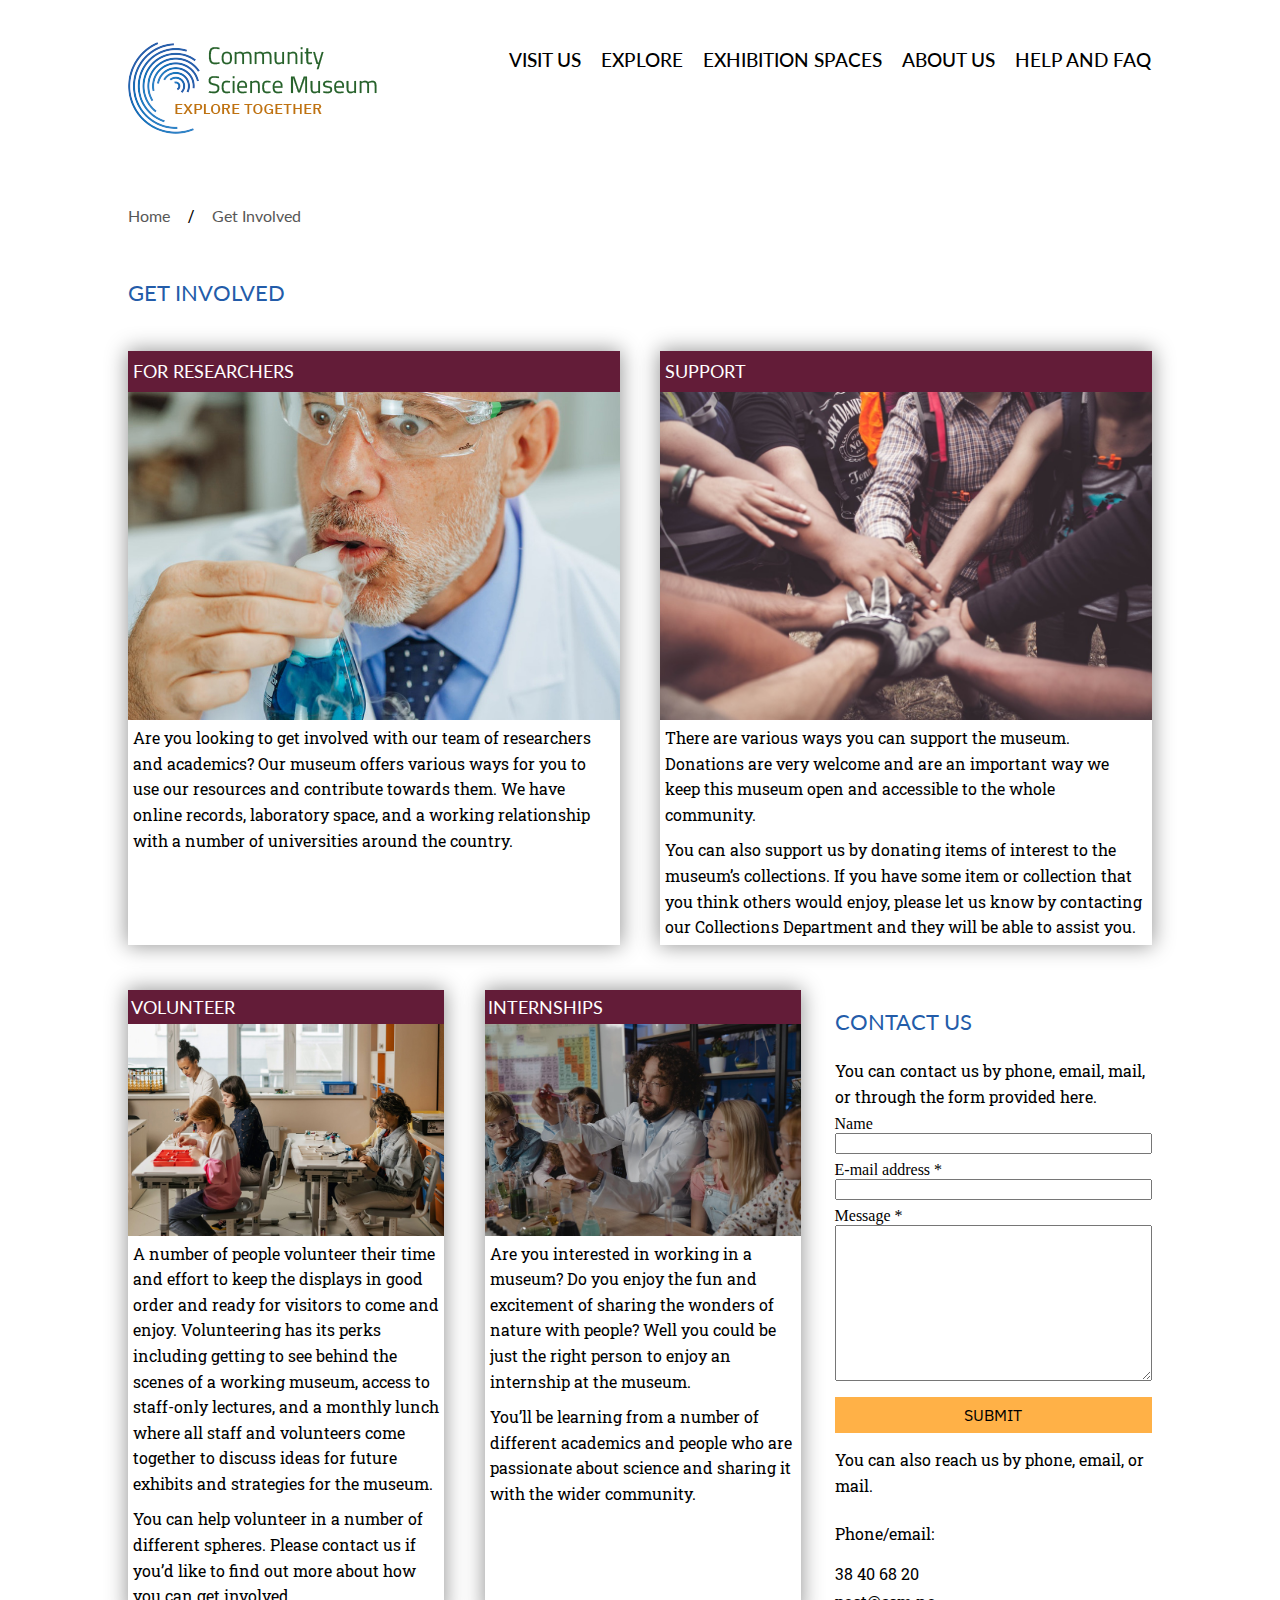
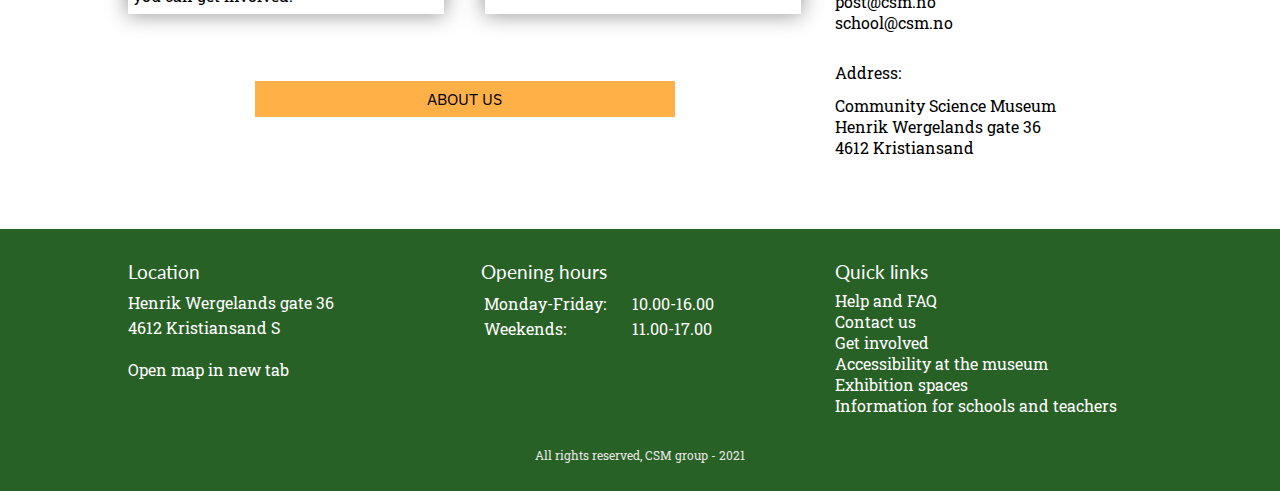
<file: get-involved.html>
<!DOCTYPE html>
<html lang="en">

<head>
    <meta charset="UTF-8" />
    <meta name="viewport" content="width=device-width, initial-scale=1.0" />
    <meta name="description" content=" ####" />
    <title>Get Involved | Community Science Museum</title>
    <link href="css/styles.css" rel="stylesheet" />

    <link rel="preconnect" href="https://fonts.googleapis.com">
    <link rel="preconnect" href="https://fonts.gstatic.com" crossorigin>
    <link href="https://fonts.googleapis.com/css2?family=IBM+Plex+Sans:wght@300;400;500;600&display=swap"
        rel="stylesheet">
    <link href="https://fonts.googleapis.com/css2?family=Roboto+Slab:wght@200;300;400&display=swap" rel="stylesheet">
    <link href="https://fonts.googleapis.com/css2?family=Lato&display=swap" rel="stylesheet">

</head>

<body>
    <div class="d-cont-header-main">
        <header>
            <div class="container-rows iPad-columns">
                <div class="centered-content logo-banner">
                    <a href="index.html"><img src="/images/icons/logo.png"
                            alt="Logo, home"></a>
                </div>
                <nav class="container-rows grow2 desktop">
                    <ul class="desktop">
                        <li><a class="d-nav" href="visit.html">Visit us</a></li>
                        <li><a class="d-nav" href="explore.html">Explore</a></li>
                        <li><a class="d-nav" href="exhibitions.html">Exhibition spaces</a></li>
                        <li><a class="d-nav" href="about.html">About us</a></li>
                        <li><a class="d-nav" href="help-faq.html">Help and FAQ</a></li>
                    </ul>
                </nav>
            </div>
            <div class="container-rows mobile nav">
                <div class="input-search">
                    <label for="m-search" class="visually-hidden">Search</label>
                    <input type="text" id="m-search" placeholder="Search..." name="search" autocomplete="off">
                </div>
                <div class="container-hamburger">
                    <label for="toggle">
                        <span class="hamburger-font">Menu</span> <img src="/images/icons/hamburger-light.png"
                            alt="hamburger icon"></label>
                    <input type="checkbox" id="toggle">
                    <nav class="hamburger-menu hidden">
                        <ul>
                            <a class="hamburger-font" href="visit.html"><li>Visit us</li></a>
                            <a class="hamburger-font" href="explore.html"><li>Explore</li></a>
                            <li><label for="toggle"><span class="hamburger-font">Menu</span><img
                                        src="/images/icons/hamburger-light.png" alt="hamburger icon"></label> </li>
                        </ul>
                        <ul>
                            <a class="hamburger-font" href="exhibitions.html"><li>Exhibitions</li></a>
                            <a class="hamburger-font" href="about.html"><li>About</li></a>
                            <a class="hamburger-font" href="help-faq.html"><li>Help</li></a>
                        </ul>
                    </nav>
                </div>
            </div>
        </header>
        <main>
            <div class="container-columns gap">
                <p class="container-rows cont-breadcrumb gap-small">
                    <a class="breadcrumb" href="/index.html">Home</a> /
                    <a class="breadcrumb" href="get-involved.html">Get Involved</a>
                </p>
                <h1 class="h2">Get Involved</h1>
                <div class="container-columns m-gap d-cont-rows">
                    <section class="container-columns shadow d-rows-bigtwin">
                        <h2 class="w-r">For Researchers</h2>
                        <div class="container-columns">
                            <img src="/images/researcher.jpg" alt="Researcher breathing in vapor from conical flask">
                            <p class="box-text">Are you looking to get involved with our team of researchers and
                                academics? Our museum offers various ways for you to use our resources and contribute
                                towards them. We have online records, laboratory space, and a working relationship with
                                a number of universities around the country.
                            </p>
                        </div>
                    </section>
                    <section class="shadow d-rows-bigtwin" id="support">
                        <h2 class="w-r">Support</h2>
                        <div class="container-columns">
                            <img src="/images/support.jpg" alt="Team hand stack">
                            <p class="box-text">There are various ways you can support the museum. Donations are very
                                welcome and are an important way we keep this museum open and accessible to the whole
                                community.
                            </p>
                            <p class="box-text">You can also support us by donating items of interest to the museum’s
                                collections. If you have some item or collection that you think others would enjoy,
                                please let us know by contacting our Collections Department and they will be able to
                                assist you.</p>
                        </div>
                    </section>
                </div>
                <div class="container-columns m-gap d-cont-rows iPad-mini-columns">
                    <div class="container-columns spaced-content d-rows-bigchild iPad-adultchild">
                        <div class="container-columns m-gap d-cont-rows">
                            <section class="shadow d-rows-twin iPad-bigtwin">
                                <h2 class="w-r">Volunteer</h2>
                                <div class="container-columns">
                                    <img src="/images/volunteer.jpg" alt="Woman helping school children with experiment">
                                    <p class="box-text">A number of people volunteer their time and effort to keep the
                                        displays in good order and ready for visitors to come and enjoy. Volunteering
                                        has its perks including getting to see behind the scenes of a working museum,
                                        access to staff-only lectures, and a monthly lunch where all staff and
                                        volunteers come together to discuss ideas for future exhibits and strategies for
                                        the museum.</p>
                                    <p class="box-text">You can help volunteer in a number of different spheres. Please
                                        contact us if you’d like to find out more about how you can get involved.</p>
                                </div>
                            </section>
                            <section class="shadow d-rows-twin iPad-bigtwin">
                                <h2 class="w-r">Internships</h2>
                                <div class="container-columns">
                                    <img src="images/inernships.jpg" alt="Man doing experiment with kids watching">
                                    <p class="box-text">Are you interested in working in a museum? Do you enjoy the fun
                                        and excitement of sharing the wonders of nature with people? Well you could be
                                        just the right person to enjoy an internship at the museum.
                                    </p>
                                    <p class="box-text">You’ll be learning from a number of different academics and
                                        people who are passionate about science and sharing it with the wider community.
                                    </p>
                                </div>
                            </section>
                        </div>
                        <a class="btn-primary btn-small desktop d-margin-medium" href="/about.html">About us</a>
                    </div>
                    <a class="btn-primary mobile" href="/about.html">About us</a>
                    <section class="container-columns d-rows-child iPad-centered-twin">
                        <h2>Contact Us</h2>
                        <p>You can contact us by phone, email, mail, or through the form provided here.</p>
                        <form class="container-columns gap-tiny" action="#" method="post">
                            <div class="container-columns"><label for="name">Name</label>
                                <input type="text" id="name">
                            </div>
                            <div class="container-columns"><label for="email">E-mail address *</label>
                                <input type="email" id="email" required>
                            </div>
                            <div class="container-columns"><label for="message">Message *</label>
                                <textarea name="message" id="message" cols="120" rows="10" required></textarea>
                            </div>
                            <input class="btn-primary margin-tiny" type="submit" value="Submit">
                        </form>
                        <address class="container-columns">
                            <p>You can also reach us by phone, email, or mail.</p>

                            <div class="container-columns margin-tiny">
                                <p class="margin-tiny">Phone/email:</p>
                                <p>38 40 68 20</p>
                                <span>post@csm.no</span>
                                <span>school@csm.no</span>
                            </div>
                            <div class="container-columns margin-tiny">
                                <p class="margin-tiny">Address:</p>
                                <span>Community Science Museum</span>
                                <span>Henrik Wergelands gate 36</span>
                                <span>4612 Kristiansand</span>
                            </div>
                        </address>
                    </section>
                </div>
            </div>
        </main>
    </div>
    <footer>
        <h2 class="visually-hidden">Footer</h2>
        <div class="container-columns gap">
            <div class="container-columns m-gap d-cont-rows">
                <section class="d-rows-child">
                    <h3>Location</h3>
                    <div class="container-columns gap-small">
                        <address>
                            <p>Henrik Wergelands gate 36</p>
                            <p>4612 Kristiansand S</p>
                        </address>
                        <a href="https://goo.gl/maps/Q1HFxjc361NLdNVMA" target="_blank">Open map in new tab</a>
                    </div>
                </section>
                <section class="d-rows-child">
                    <h3>Opening hours</h3>
                    <table class="max250">
                        <tr>
                            <td>Monday-Friday:</td>
                            <td>10.00-16.00</td>
                        </tr>
                        <tr>
                            <td>Weekends:</td>
                            <td>11.00-17.00</td>
                        </tr>
                    </table>
                </section>
                <section class="d-rows-child">
                    <div class="container-columns">
                        <h3>Quick links</h3>
                        <a href="help-faq.html">Help and FAQ</a>
                        <a href="help-faq.html#contact">Contact us</a>
                        <a href="get-involved.html">Get involved</a>
                        <a href="visit.html#accessibility">Accessibility at the museum</a>
                        <a href="exhibitions.html">Exhibition spaces</a>
                        <a href="explore.html#teachers">Information for schools and teachers</a>
                    </div>
                </section>
            </div>
            <div class="centered-content">
                <p class="tiny-font">All rights reserved, CSM group - 2021</p>
            </div>
        </div>
    </footer>
</body>
</file>
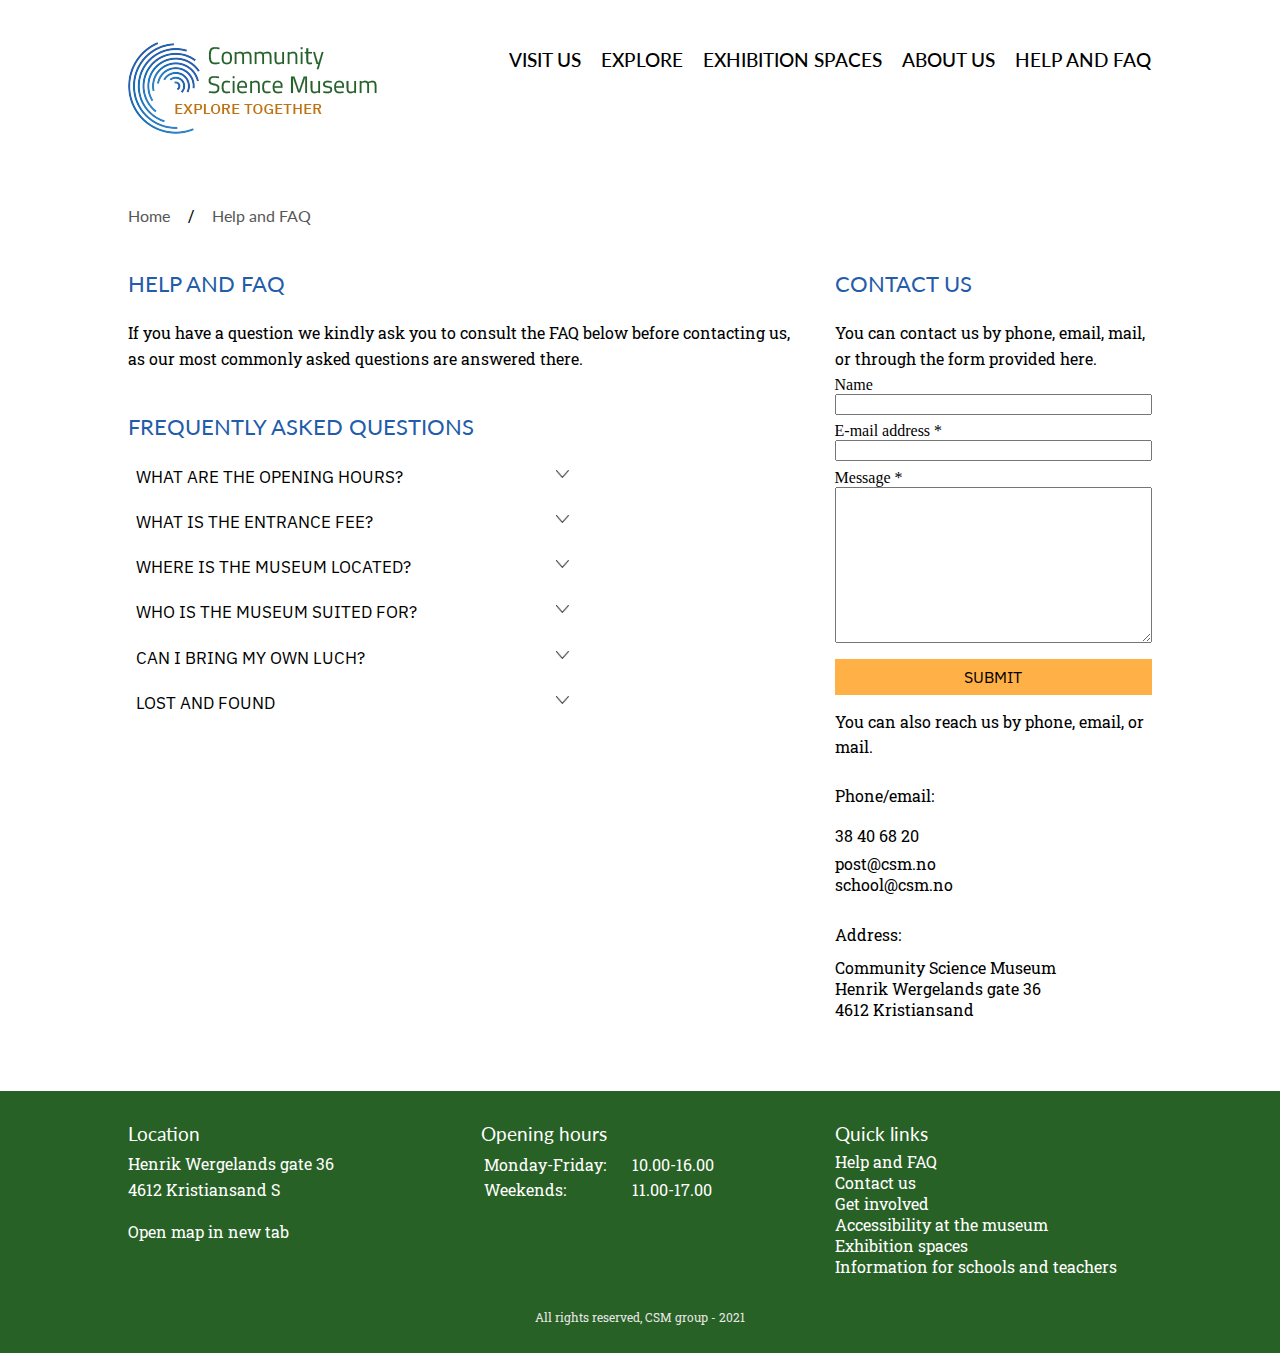
<file: help-faq.html>
<!DOCTYPE html>
<html lang="en">

<head>
    <meta charset="UTF-8" />
    <meta name="viewport" content="width=device-width, initial-scale=1.0" />
    <meta name="description" content=" ####" />
    <title>Get Involved | Community Science Museum</title>
    <link href="css/styles.css" rel="stylesheet" />

    <link rel="preconnect" href="https://fonts.googleapis.com">
    <link rel="preconnect" href="https://fonts.gstatic.com" crossorigin>
    <link href="https://fonts.googleapis.com/css2?family=IBM+Plex+Sans:wght@300;400;500;600&display=swap"
        rel="stylesheet">
    <link href="https://fonts.googleapis.com/css2?family=Roboto+Slab:wght@200;300;400&display=swap" rel="stylesheet">
    <link href="https://fonts.googleapis.com/css2?family=Lato&display=swap" rel="stylesheet">

</head>

<body>
    <div class="d-cont-header-main">
        <header>
            <div class="container-rows iPad-columns">
                <div class="centered-content logo-banner">
                    <a href="index.html"><img src="/images/icons/logo.png"
                            alt="Logo, home"></a>
                </div>
                <nav class="container-rows grow2 desktop">
                    <ul class="desktop">
                        <li><a class="d-nav" href="visit.html">Visit us</a></li>
                        <li><a class="d-nav" href="explore.html">Explore</a></li>
                        <li><a class="d-nav" href="exhibitions.html">Exhibition spaces</a></li>
                        <li><a class="d-nav" href="about.html">About us</a></li>
                        <li><a class="d-nav" href="help-faq.html">Help and FAQ</a></li>
                    </ul>
                </nav>
            </div>
            <div class="container-rows mobile nav">
                <div class="input-search">
                    <label for="m-search" class="visually-hidden">Search</label>
                    <input type="text" id="m-search" placeholder="Search..." name="search" autocomplete="off">
                </div>
                <div class="container-hamburger">
                    <label for="toggle">
                        <span class="hamburger-font">Menu</span> <img src="/images/icons/hamburger-light.png"
                            alt="hamburger icon"></label>
                    <input type="checkbox" id="toggle">
                    <nav class="hamburger-menu hidden">
                        <ul>
                            <a class="hamburger-font" href="visit.html"><li>Visit us</li></a>
                            <a class="hamburger-font" href="explore.html"><li>Explore</li></a>
                            <li><label for="toggle"><span class="hamburger-font">Menu</span><img
                                        src="/images/icons/hamburger-light.png" alt="hamburger icon"></label> </li>
                        </ul>
                        <ul>
                            <a class="hamburger-font" href="exhibitions.html"><li>Exhibitions</li></a>
                            <a class="hamburger-font" href="about.html"><li>About</li></a>
                            <a class="hamburger-font" href="help-faq.html"><li>Help</li></a>
                        </ul>
                    </nav>
                </div>
            </div>
        </header>
        <main>
            <div class="container-columns gap-small">
                <p class="container-rows cont-breadcrumb gap-small">
                    <a class="breadcrumb" href="/index.html">Home</a> /
                    <a class="breadcrumb" href="help-faq.html">Help and FAQ</a>
                </p>
                <h1 class="visually-hidden">Help, FAQ and Contact</h1>
                <div class="container-columns d-cont-rows reverse">
                    <section class="container-columns desktop d-rows-child iPad-bigtwin">
                        <h2>Contact Us</h2>
                        <p>You can contact us by phone, email, mail, or through the form provided here.</p>
                        <form class="container-columns gap-tiny" action="#" method="post">
                            <div class="container-columns"><label for="name">Name</label>
                                <input type="text" id="name">
                            </div>
                            <div class="container-columns"><label for="email">E-mail address *</label>
                                <input type="email" id="email" required>
                            </div>
                            <div class="container-columns"><label for="message">Message *</label>
                                <textarea name="message" id="message" cols="120" rows="10" required></textarea>
                            </div>
                            <input class="btn-primary margin-tiny" type="submit" value="Submit">
                        </form>
                        <address class="container-columns">
                            <p>You can also reach us by phone, email, or mail.</p>
                            <div class="container-columns d-rows-child margin-tiny">
                                <p class="margin-tiny">Phone/email:</p>
                                <p>38 40 68 20</p>
                                <span>post@csm.no</span>
                                <span>school@csm.no</span>
                            </div>
                            <div class="container-columns margin-tiny">
                                <p class="margin-tiny">Address:</p>
                                <span>Community Science Museum</span>
                                <span>Henrik Wergelands gate 36</span>
                                <span>4612 Kristiansand</span>
                            </div>
                        </address>
                    </section>
                    <div class="container-columns gap-small d-rows-bigchild iPad-bigtwin">
                        <section class="container-columns">
                            <h2>Help and FAQ</h2>
                            <p class="desktop">If you have a question we kindly ask you to consult the FAQ below before
                                contacting us, as our most commonly asked questions are answered there.</p>
                            <p class="mobile">If you have a question we recommend that you consult the FAQ below, as our
                                most commonly asked questions are answered there.</p>
                            <p class="mobile">You may also contact us through one of the channels we provide further
                                down.
                            </p>
                        </section>
                        <section>
                            <h2>Frequently Asked Questions</h2>
                            <div class="container-columns gap-tiny">
                                <div class="container-dropdown-text faq">
                                    <label class="spaced-content d-rows-bigchild" for="q1">
                                        <span class=".h3">What are the opening hours?</span><img class="icon"
                                            src="images/icons/arrow-open.png" alt="dropdown-arrow">
                                    </label>
                                    <input type="checkbox" id="q1">
                                    <div class="dropdown-text hidden">
                                        <table class="box-text max250">
                                            <tr>
                                                <td>Monday-Friday:</td>
                                                <td>10.00-16.00</td>
                                            </tr>
                                            <tr>
                                                <td>Weekends:</td>
                                                <td>11.00-17.00</td>
                                            </tr>
                                        </table>
                                    </div>
                                </div>
                                <div class="container-dropdown-text faq">
                                    <label class="spaced-content d-rows-bigchild" for="q2">
                                        <span class=".h3">What is the entrance fee?</span><img class="icon"
                                            src="images/icons/arrow-open.png" alt="dropdown-arrow">
                                    </label>
                                    <input type="checkbox" id="q2">
                                    <div class="dropdown-text hidden">
                                        <p class="box-text">The entrance is free for all.</p>
                                        <p class="box-text">There are also guided tours of the museum that leave every
                                            hour.Thesetours are 70 NOK per person and include a handy printed guide of
                                            the museum.
                                        </p>
                                        <p class="box-text">If you would like to organise a guided tour for your group
                                            of 6 or more people, please contact us to arrange the tour.</p>
                                    </div>
                                </div>
                                <div class="container-dropdown-text faq">
                                    <label class="spaced-content d-rows-bigchild" for="q3">
                                        <span class=".h3">Where is the museum located?</span><img class="icon"
                                            src="images/icons/arrow-open.png" alt="dropdown-arrow">
                                    </label>
                                    <input type="checkbox" id="q3">
                                    <div class="dropdown-text hidden">
                                        <p class="box-text">The museum is located in Kristiansand, at Henrik Wergelands
                                            gate
                                            36.
                                            <a href="https://goo.gl/maps/Q1HFxjc361NLdNVMA" target="_blank">Open map in
                                                new
                                                tab</a>
                                        </p>
                                        <p class="box-text">If you come by car there is plenty of parking (for a small
                                            fee)
                                            for
                                            example in Sandens
                                            p-hus or Slottet parkeringshus.</p>
                                        <p class="box-text">The closest busstopps are at Henrik Wergelands gate and
                                            Rådhuset.
                                            Both
                                            are
                                            just a short walk from the museum.</p>
                                    </div>
                                </div>
                                <div class="container-dropdown-text faq">
                                    <label class="spaced-content d-rows-bigchild" for="q4">
                                        <span class=".h3">Who is the museum suited for?</span><img class="icon"
                                            src="images/icons/arrow-open.png" alt="dropdown-arrow">
                                    </label>
                                    <input type="checkbox" id="q4">
                                    <div class="dropdown-text hidden">
                                        <p class="box-text">The museum and exhibitions will be interesting for people of
                                            all
                                            ages.
                                            Our
                                            target audience are children 7-15 years old,
                                            but younger children will also be able to enjoy most of our exhibitions. The
                                            exhibitions
                                            are
                                            also suited for adults.</p>
                                        <p class="box-text">The museum has wheelchair accessibility ramps. It also has
                                            audio
                                            guides
                                            and
                                            braille display signs for the visually impaired.</p>
                                    </div>
                                </div>
                                <div class="container-dropdown-text faq">
                                    <label class="spaced-content d-rows-bigchild" for="q5">
                                        <span class=".h3">Can I bring my own luch?</span><img class="icon"
                                            src="images/icons/arrow-open.png" alt="dropdown-arrow">
                                    </label>
                                    <input type="checkbox" id="q5">
                                    <div class="dropdown-text hidden">
                                        <p class="box-text">There is a café attached to the museum where you can get
                                            light
                                            lunches,
                                            soft
                                            drinks, coffee, snacks and more.</p>
                                        <p class="box-text">If you prefer to bring your own luch we have an eating area
                                            seperate
                                            from
                                            the café. We do however kindly ask groups to not bring take-away from other
                                            food
                                            services.</p>
                                    </div>
                                </div>
                                <div class="container-dropdown-text faq">
                                    <label class="spaced-content d-rows-bigchild" for="q6">
                                        <span class=".h3">Lost and found</span><img class="icon"
                                            src="images/icons/arrow-open.png" alt="dropdown-arrow">
                                    </label>
                                    <input type="checkbox" id="q6">
                                    <div class="dropdown-text hidden">
                                        <p class="box-text">If you lost someting at the museum you can pick it up from
                                            our
                                            office.
                                            Turn
                                            left as you enter the museum, and you should see a sign saying "Office".</p>
                                        <p class="box-text">Feel free to contact us if you want to confirm that we have
                                            your
                                            lost
                                            item
                                            before you make the trip.</p>
                                    </div>
                                </div>
                            </div>
                        </section>
                    </div>
                </div>
                <section id="contact" class="mobile">
                    <h2>Contact Us</h2>
                    <div class="container-columns gap-small">
                        <p>You can contact us by phone, email, mail, or through the form provided here.</p>
                        <form class="container-columns gap-tiny" action="#" method="post">
                            <div class="container-columns"><label for="m-name">Name</label>
                                <input type="text" id="m-name">
                            </div>
                            <div class="container-columns"><label for="m-email">E-mail address *</label>
                                <input type="email" id="m-email" required>
                            </div>
                            <div class="container-columns"><label for="m-message">Message *</label>
                                <textarea name="message" id="m-message" cols="120" rows="10" required></textarea>
                            </div>
                            <input class="btn-primary margin-tiny" type="submit" value="Submit">
                        </form>
                        <address class="container-columns">
                            <p>You can also reach us by phone, email, or mail.</p>
                            <div class="container-columns d-rows-child margin-tiny">
                                <p class="margin-tiny">Phone/email:</p>
                                <p>38 40 68 20</p>
                                <span>post@csm.no</span>
                                <span>school@csm.no</span>
                            </div>
                            <div class="container-columns margin-tiny">
                                <p class="margin-tiny">Address:</p>
                                <span>Community Science Museum</span>
                                <span>Henrik Wergelands gate 36</span>
                                <span>4612 Kristiansand</span>
                            </div>
                        </address>
                    </div>
                </section>
            </div>
        </main>
    </div>
    <footer>
        <h2 class="visually-hidden">Footer</h2>
        <div class="container-columns gap">
            <div class="container-columns m-gap d-cont-rows">
                <section class="d-rows-child">
                    <h3>Location</h3>
                    <div class="container-columns gap-small">
                        <address>
                            <p>Henrik Wergelands gate 36</p>
                            <p>4612 Kristiansand S</p>
                        </address>
                        <a href="https://goo.gl/maps/Q1HFxjc361NLdNVMA" target="_blank">Open map in new tab</a>
                    </div>
                </section>
                <section class="d-rows-child">
                    <h3>Opening hours</h3>
                    <table class="max250">
                        <tr>
                            <td>Monday-Friday:</td>
                            <td>10.00-16.00</td>
                        </tr>
                        <tr>
                            <td>Weekends:</td>
                            <td>11.00-17.00</td>
                        </tr>
                    </table>
                </section>
                <section class="d-rows-child">
                    <div class="container-columns">
                        <h3>Quick links</h3>
                        <a href="help-faq.html">Help and FAQ</a>
                        <a href="help-faq.html#contact">Contact us</a>
                        <a href="get-involved.html">Get involved</a>
                        <a href="visit.html#accessibility">Accessibility at the museum</a>
                        <a href="exhibitions.html">Exhibition spaces</a>
                        <a href="explore.html#teachers">Information for schools and teachers</a>
                    </div>
                </section>
            </div>
            <div class="centered-content">
                <p class="tiny-font">All rights reserved, CSM group - 2021</p>
            </div>
        </div>
    </footer>
</body>
</file>
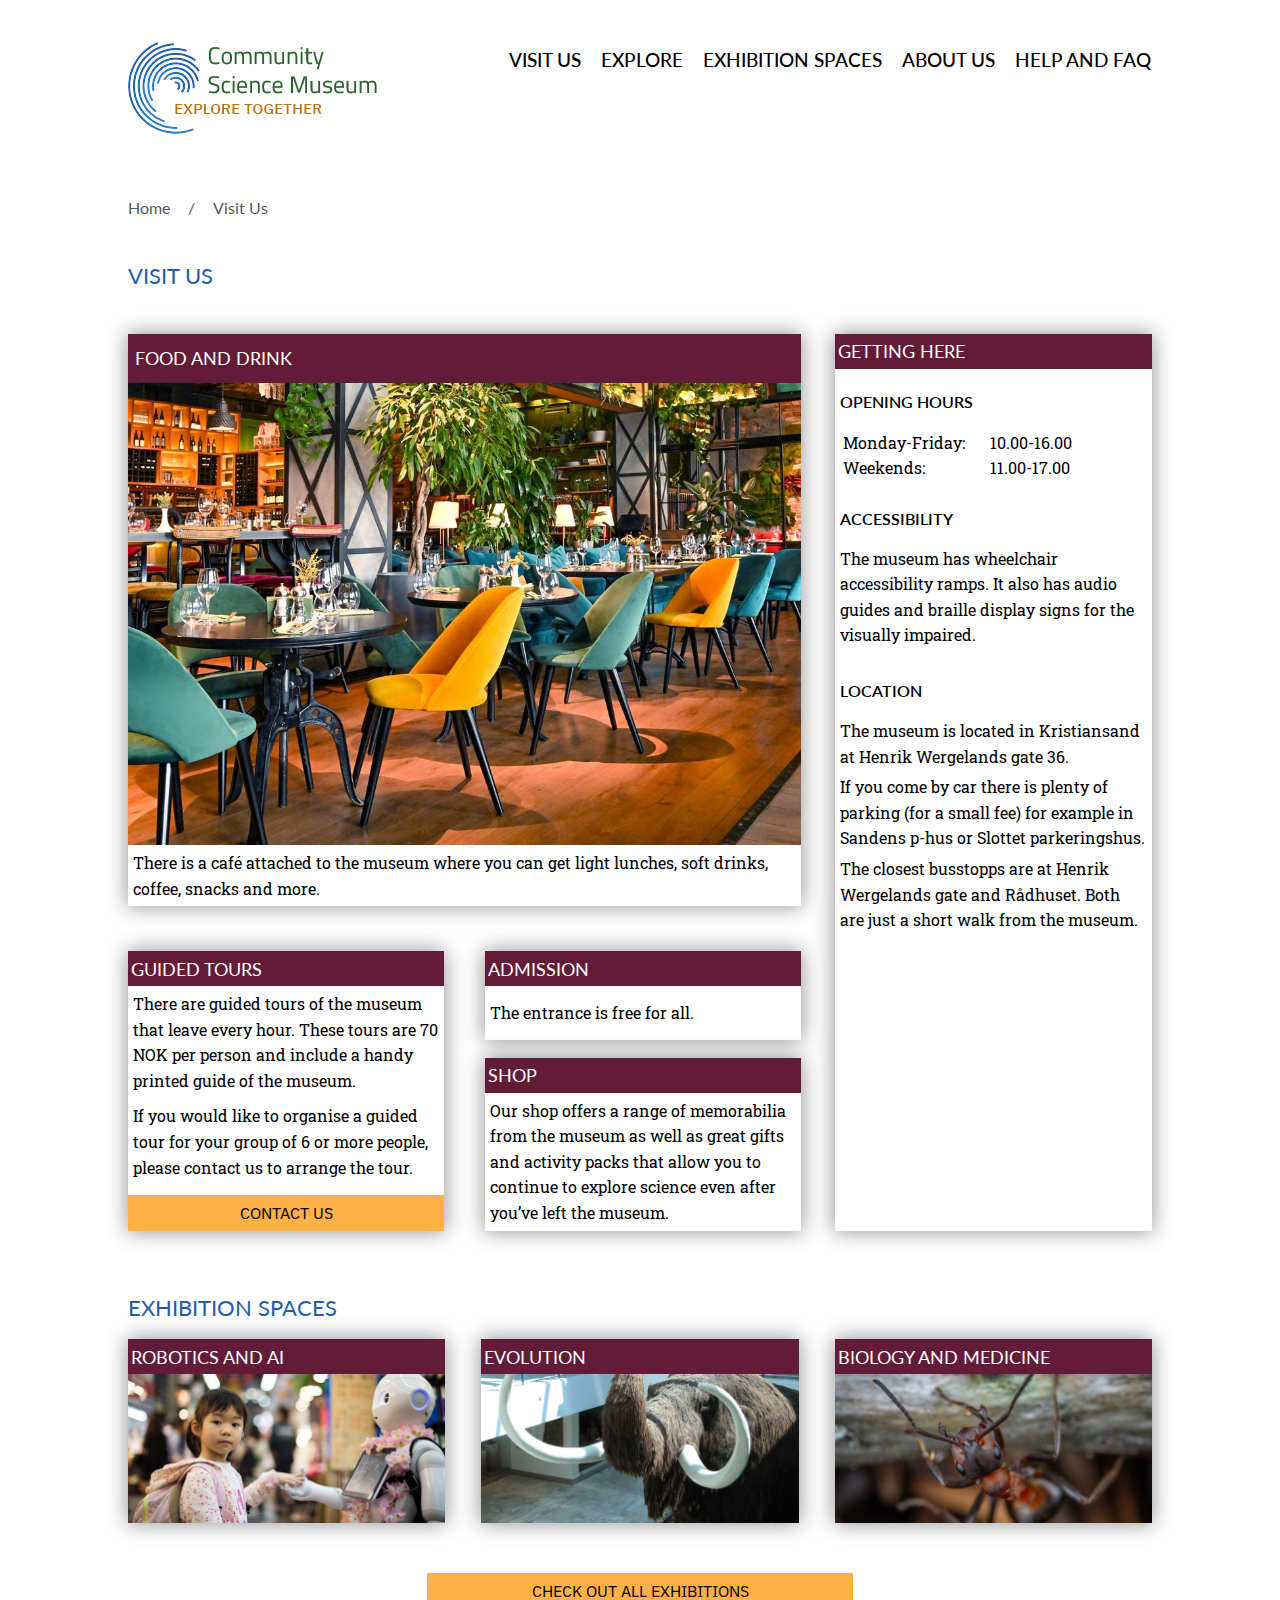
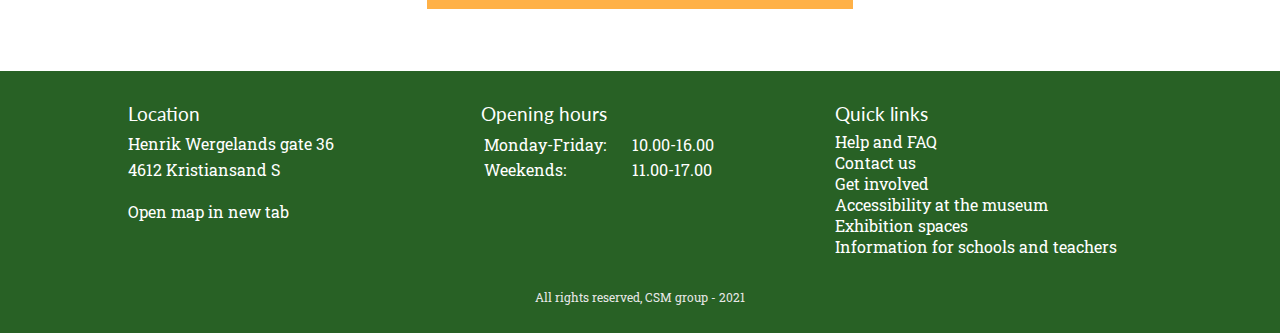
<file: visit.html>
<!DOCTYPE html>
<html lang="en">

<head>
    <meta charset="UTF-8" />
    <meta name="viewport" content="width=device-width, initial-scale=1.0" />
    <meta name="description"
        content="We’re committed to making science accessible to all, that's why entrance is free for all" />
    <title>Visit Us | Community Science Museum</title>
    <link href="css/styles.css" rel="stylesheet" />

    <link rel="preconnect" href="https://fonts.googleapis.com">
    <link rel="preconnect" href="https://fonts.gstatic.com" crossorigin>
    <link href="https://fonts.googleapis.com/css2?family=IBM+Plex+Sans:wght@300;400;500;600&display=swap"
        rel="stylesheet">
    <link href="https://fonts.googleapis.com/css2?family=Roboto+Slab:wght@200;300;400&display=swap" rel="stylesheet">
    <link href="https://fonts.googleapis.com/css2?family=Lato&display=swap" rel="stylesheet">

</head>

<body>
    <div class="d-cont-header-main">
        <header>
            <div class="container-rows iPad-columns">
                <div class="centered-content logo-banner">
                    <a href="index.html"><img src="/images/icons/logo.png"
                            alt="Logo, home"></a>
                </div>
                <nav class="container-rows grow2 desktop">
                    <ul class="desktop">
                        <li><a class="d-nav" href="visit.html">Visit us</a></li>
                        <li><a class="d-nav" href="explore.html">Explore</a></li>
                        <li><a class="d-nav" href="exhibitions.html">Exhibition spaces</a></li>
                        <li><a class="d-nav" href="about.html">About us</a></li>
                        <li><a class="d-nav" href="help-faq.html">Help and FAQ</a></li>
                    </ul>
                </nav>
            </div>
            <div class="container-rows mobile nav">
                <div class="input-search">
                    <label for="m-search" class="visually-hidden">Search</label>
                    <input type="text" id="m-search" placeholder="Search..." name="search" autocomplete="off">
                </div>
                <div class="container-hamburger">
                    <label for="toggle">
                        <span class="hamburger-font">Menu</span> <img src="/images/icons/hamburger-light.png"
                            alt="hamburger icon">
                        </label>
                    <input type="checkbox" id="toggle">
                    <nav class="hamburger-menu hidden">
                        <ul>
                            <a class="hamburger-font" href="visit.html"><li>Visit us</li></a>
                            <a class="hamburger-font" href="explore.html"><li>Explore</li></a>
                            <li><label for="toggle"><span class="hamburger-font">Menu</span><img
                                        src="/images/icons/hamburger-light.png" alt="hamburger icon"></label> </li>
                        </ul>
                        <ul>
                            <a class="hamburger-font" href="exhibitions.html"><li>Exhibitions</li></a>
                            <a class="hamburger-font" href="about.html"><li>About</li></a>
                            <a class="hamburger-font" href="help-faq.html"><li>Help</li></a>
                        </ul>
                    </nav>
                </div>
            </div>
        </header>
        <main>
            <div class="container-columns gap">
                <div class="container-rows gap-small">
                    <a class="breadcrumb" href="/index.html">Home</a> <div class="breadcrumb">/</div> <a class="breadcrumb">Visit Us</a>
                </div>
                <h1 class="h2">Visit Us</h1>
                <div class="container-columns m-gap d-cont-rows reverse">
                    <section class="shadow d-rows-child iPad-mini">
                        <h2 class="w-r">Getting Here</h2>
                        <div class="box-text">
                            <h3 class="h4 margin-small">Opening Hours</h3>
                            <table class="max250">

                                <tr>
                                    <td>Monday-Friday:</td>
                                    <td>10.00-16.00</td>
                                </tr>
                                <tr>
                                    <td>Weekends:</td>
                                    <td>11.00-17.00</td>
                                </tr>
                            </table>
                        </div>
                        <div class="box-text">
                            <h3 class="h4 margin-small">Accessibility</h3>
                            <p>The museum has wheelchair accessibility ramps. It also has audio guides and braille
                                display signs for the visually impaired.</p>
                        </div>
                        <div class="box-text">
                            <h3 class="h4 margin-small">Location</h3>
                            <p>The museum is located in Kristiansand at Henrik Wergelands gate 36.</p>
                            <p>If you come by car there is plenty of parking (for a small fee) for example in Sandens
                                p-hus or Slottet parkeringshus.</p>
                            <p>The closest busstopps are at Henrik Wergelands gate and Rådhuset. Both are
                                just a short walk from the museum.</p>
                        </div>
                        <iframe
                            src="https://www.google.com/maps/embed?pb=!1m18!1m12!1m3!1d2105.571808352752!2d7.990337316024861!3d58.147369581260975!2m3!1f0!2f0!3f0!3m2!1i1024!2i768!4f13.1!3m3!1m2!1s0x4638025f00d70913%3A0xdddb685822ccb293!2sHenrik%20Wergelands%20gate%2036%2C%204612%20Kristiansand!5e0!3m2!1sen!2sno!4v1638776975041!5m2!1sen!2sno"
                            allowfullscreen="" loading="lazy">
                        </iframe>
                    </section>
                    <div class="container-columns gap d-rows-bigchild iPad-mini">
                        <section class="shadow">
                            <h2 class="w-r">Food and drink</h2>
                            <div class="container-columns">
                                <img src="/images/cafeteria.jpg" alt="Café with plenty of sitting groups">
                                <p class="box-text">There is a café attached to the museum where you can get light
                                    lunches, soft drinks, coffee, snacks and more.
                                </p>
                            </div>
                        </section>
                        <div class="container-columns m-gap d-cont-rows reverse">
                            <div class="container-columns m-gap d-gap-small d-rows-twin">
                                <section class="shadow">
                                    <h2 class="w-r">Admission</h2>
                                    <div class="container-columns">
                                        <p class="box-text margin-tiny">The entrance is free for all.</p>
                                    </div>
                                </section>
                                <section>
                                    <div class="container-columns shadow">
                                        <h2 class="w-r">Shop</h2>
                                        <p class="box-text">Our shop offers a range of memorabilia from the museum as
                                            well as great gifts and activity packs that allow you to continue to explore
                                            science even after you’ve left the museum.
                                        </p>
                                    </div>
                                </section>
                            </div>
                            <section class="container-columns shadow d-rows-twin">
                                <h2 class="w-r">Guided Tours</h2>
                                <div class="container-columns cont-uniform">
                                    <p class="box-text">There are guided tours of the museum that leave every hour.
                                        These tours are 70 NOK per person and include a handy printed guide of the
                                        museum.</p>
                                    <p class="box-text">If you would like to organise a guided tour for your group of 6
                                        or more people, please contact us to arrange the tour.</p>
                                </div>
                                <a class="btn-primary" href="/help-faq.html#contact">Contact us</a>
                            </section>
                        </div>
                    </div>
                </div>
                <section class="container-columns desktop">
                    <h2>Exhibition Spaces</h2>
                    <div class="container-columns m-gap d-cont-rows">
                        <a class="d-rows-child hover" href="/exhibitions.html#robotics">
                            <section class="container-columns centered-content shadow">
                                <h3 class="w-r">Robotics and AI</h3>
                                <img src="/images/robotics.jpg" alt="Young girl shaking hands with cute robot">
                            </section>
                        </a>
                        <a class="d-rows-child hover" href="/exhibitions.html#evolution">
                            <section class="container-columns centered-content shadow">
                                <h3 class="w-r">Evolution</h3>
                                <img src="/images/woolly.jpg" alt="Life-size model of a woolly mammoth">
                            </section>
                        </a>
                        <a class="d-rows-child hover" href="/exhibitions.html#biology">
                            <section class="container-columns centered-content shadow">
                                <h3 class="w-r">Biology <code class="iPad-mini-v-hidden"> and Medicine</code></h3>
                                <img src="/images/ant.jpg" alt="Ant looking at camera">
                            </section>
                        </a>
                    </div>
                    <a class="btn-primary btn-smaller margintop-medium" href="/exhibitions.html">Check out all exhibitions</a>
                </section>
            </div>
        </main>
    </div>
    <footer>
        <h2 class="visually-hidden">Footer</h2>
        <div class="container-columns gap">
            <div class="container-columns m-gap d-cont-rows">
                <section class="d-rows-child">
                    <h3>Location</h3>
                    <div class="container-columns gap-small">
                        <address>
                            <p>Henrik Wergelands gate 36</p>
                            <p>4612 Kristiansand S</p>
                        </address>
                        <a href="https://goo.gl/maps/Q1HFxjc361NLdNVMA" target="_blank">Open map in new tab</a>
                    </div>
                </section>
                <section class="d-rows-child">
                    <h3>Opening hours</h3>
                    <table class="max250">
                        <tr>
                            <td>Monday-Friday:</td>
                            <td>10.00-16.00</td>
                        </tr>
                        <tr>
                            <td>Weekends:</td>
                            <td>11.00-17.00</td>
                        </tr>
                    </table>
                </section>
                <section class="d-rows-child">
                    <div class="container-columns">
                        <h3>Quick links</h3>
                        <a href="help-faq.html">Help and FAQ</a>
                        <a href="help-faq.html#contact">Contact us</a>
                        <a href="get-involved.html">Get involved</a>
                        <a href="visit.html#accessibility">Accessibility at the museum</a>
                        <a href="exhibitions.html">Exhibition spaces</a>
                        <a href="explore.html#teachers">Information for schools and teachers</a>
                    </div>
                </section>
            </div>
            <div class="centered-content">
                <p class="tiny-font">All rights reserved, CSM group - 2021</p>
            </div>
        </div>
    </footer>
</body>
</file>
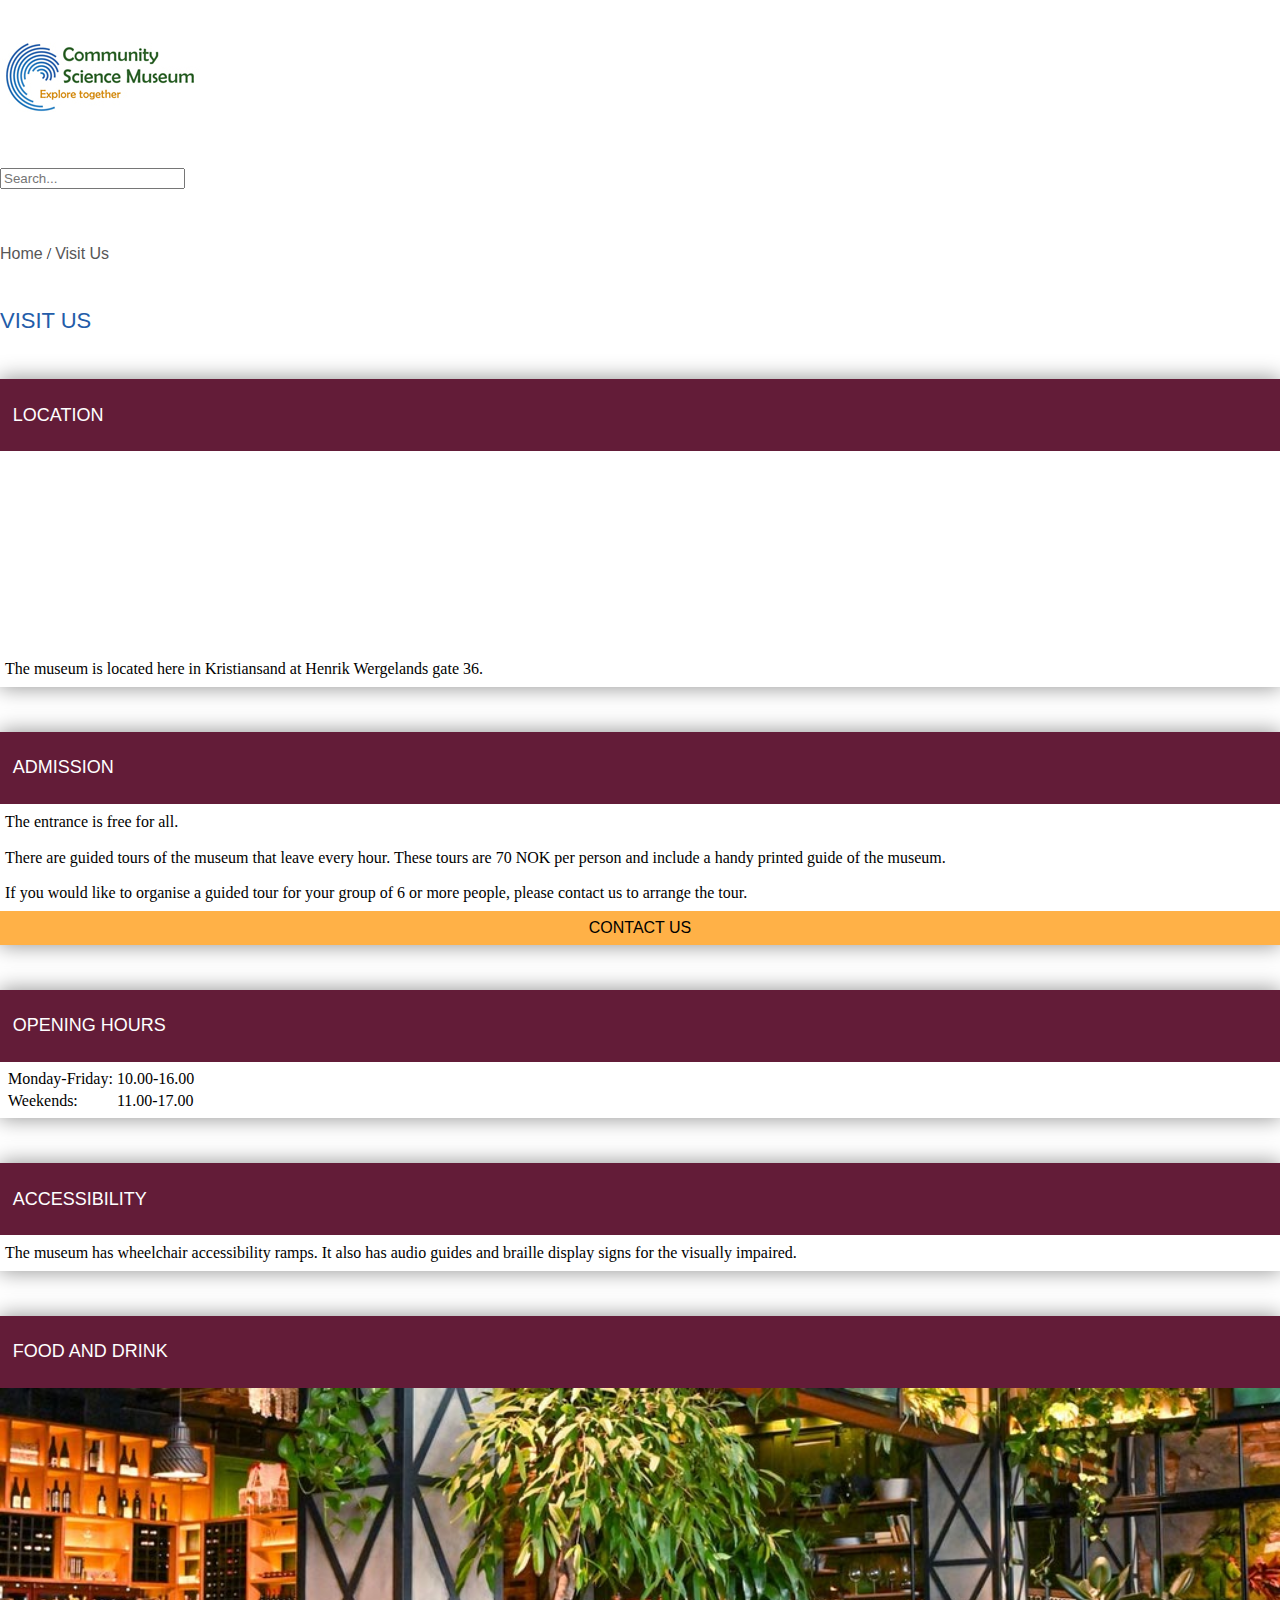
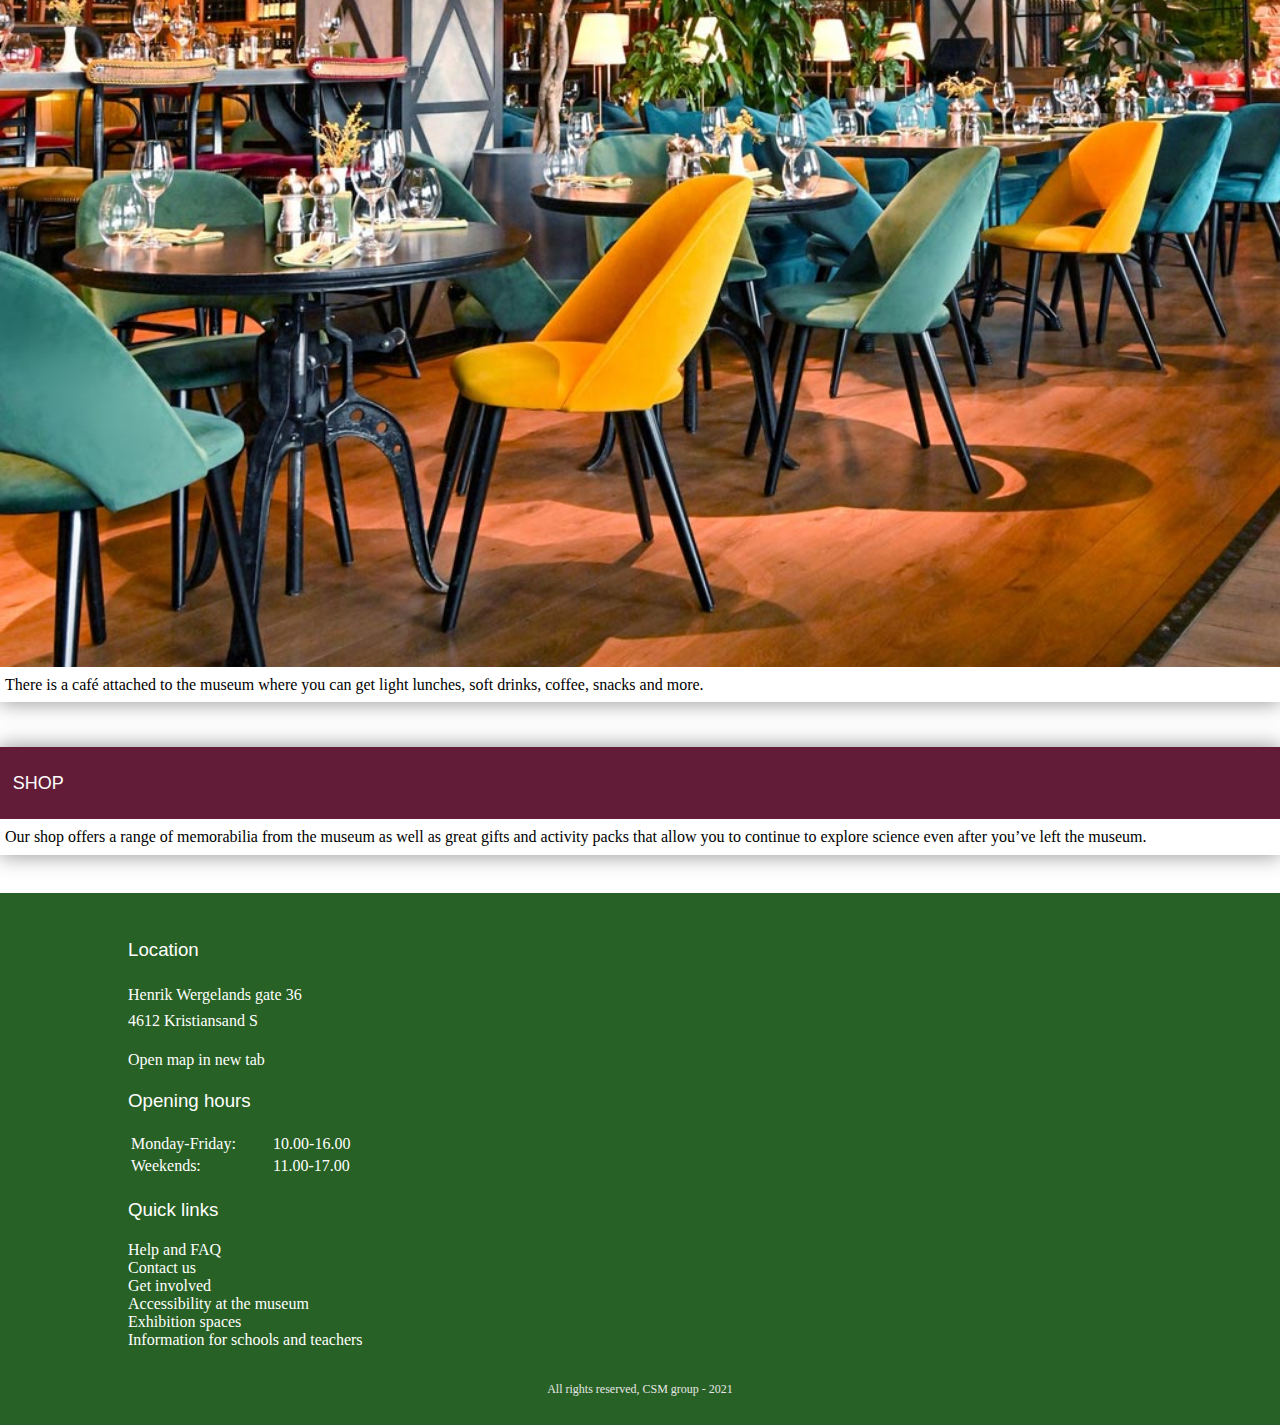
<file: visit_old.html>
<!DOCTYPE html>
<html lang="en">

<head>
    <meta charset="UTF-8" />
    <meta name="viewport" content="width=device-width, initial-scale=1.0" />
    <meta name="description" content="We’re committed to making science accessible to all, that's why entrance is free for all" />
    <title>Visit Us | Community Science Museum</title>
    <link href="css/styles.css" rel="stylesheet" />

    <!-- GOOGLE FONTS GO HERE -->

</head>

<body>
    <header>
        <div class="centered-content logo-banner">
            <a href="index.html"><img src="/images/icons/logo-mobile.jpg"
                    alt="Logo. Community Science Museum. Explore together"></a>
        </div>
        <nav class="container-rows">
            <div>
                <input type="text" placeholder="Search..." name="search" autocomplete="off"></input>
            </div>
            <div class="container-hamburger">
                <label for="toggle">
                    <span class="hamburger-font">Menu</span> <img src="/images/icons/hamburger-light.png"
                        alt="menu icon">
                    <input type="checkbox" id="toggle" />
                    <div class="hamburger-menu hidden">
                        <ul>
                            <li><a class="hamburger-font" href="visit.html">Visit us</a></li>
                            <li><a class="hamburger-font" href="explore.html">Explore</a></li>
                            <li><span class="hamburger-font">Menu</span><img src="/images/icons/hamburger-light.png"
                                    alt="menu icon"></li>
                        </ul>
                        <ul>
                            <li><a class="hamburger-font" href="exhibitions.html">Exhibitions</a></li>
                            <li><a class="hamburger-font" href="about.html">About</a></li>
                            <li><a class="hamburger-font" href="help-faq.html">Help</a></li>
                        </ul>
                    </div>
            </div>
        </nav>
    </header>
    <main>
        
        <div class="container-columns gap">
            <div><a class="breadcrumb" href="/index.html">Home</a> / <a class="breadcrumb" href="visit.html">Visit Us</a></div>
            <h1 class="h2">Visit Us</h1>
            <section class="shadow">
                <h2 class="w-r">Location</h2>
                <div class="container-columns">
                    <iframe
                        src="https://www.google.com/maps/embed?pb=!1m18!1m12!1m3!1d2105.571808352752!2d7.990337316024861!3d58.147369581260975!2m3!1f0!2f0!3f0!3m2!1i1024!2i768!4f13.1!3m3!1m2!1s0x4638025f00d70913%3A0xdddb685822ccb293!2sHenrik%20Wergelands%20gate%2036%2C%204612%20Kristiansand!5e0!3m2!1sen!2sno!4v1638776975041!5m2!1sen!2sno"
                        allowfullscreen="" loading="lazy"></iframe>
                        <p class="box-text">The museum is located here in Kristiansand at Henrik Wergelands gate 36.</p>
                </div>
            </section>
            <section class="shadow">
                <h2  class="w-r">Admission</h2>
                <div class="container-columns">
                    <p class="box-text">The entrance is free for all.</p>
                    <p class="box-text">There are guided tours of the museum that leave every hour. These tours are 70 NOK per
                        person and include a handy printed guide of the museum.</p>
                    <p class="box-text">If you would like to organise a guided tour for your group of 6 or more people, please
                        contact us to arrange the tour.</p>
                    <a class="btn-primary" href="/help-faq.html#contact">Contact us</a>
                </div>
            </section>
            <section class="shadow">
                <h2 class="w-r">Opening hours</h2>
                <table class="box-text">
                    <tr>
                        <td>Monday-Friday:</td>
                        <td>10.00-16.00</td>
                    </tr>
                    <tr>
                        <td>Weekends:</td>
                        <td>11.00-17.00</td>
                    </tr>
                </table>
            </section>
            <section id="accessibility"  class="shadow">
                <h2 class="w-r">Accessibility</h2>
                <div class="container-columns">
                    <p class="box-text">The museum has wheelchair accessibility ramps. It also has audio guides and braille display signs
                        for the
                        visually impaired.</p>
                </div>
            </section>
            <section class="shadow">
                <h2 class="w-r">Food and drink</h2>
                <div class="container-columns">
                    <img src="/images/cafeteria.jpg" alt="Café">
                    <p class="box-text">There is a café attached to the museum where you can get light lunches, soft drinks, coffee,
                        snacks and more.
                    </p>
                </div>
            </section>
            <section class="shadow">
                <h2 class="w-r">Shop</h2>
                <div class="container-columns">
                    <p class="box-text">Our shop offers a range of memorabilia from the museum as well as great gifts and activity packs
                        that allow you to continue to explore science even after you’ve left the museum.</p>
                </div>
            </section>
        </div>
    </main>
    <footer>
        <h2 class="visually-hidden">Footer</h2>
        <div class="container-columns gap">
            <section>
                <h3>Location</h3>
                <div class="container-columns gap-small">
                    <address>
                        <p>Henrik Wergelands gate 36</p>
                        <p>4612 Kristiansand S</p>
                    </address>
                    <a href="https://goo.gl/maps/Q1HFxjc361NLdNVMA" target="_blank">Open map in new tab</a>
                </div>
            </section>
            <section>
                <h3>Opening hours</h3>
                <table class="max250">
                    <tr>
                        <td>Monday-Friday:</td>
                        <td>10.00-16.00</td>
                    </tr>
                    <tr>
                        <td>Weekends:</td>
                        <td>11.00-17.00</td>
                    </tr>
                </table>
            </section>
            <section>
                <div class="container-columns">
                    <h3>Quick links</h3>
                    <a href="help-faq.html">Help and FAQ</a>
                    <a href="help-faq.html#contact">Contact us</a>
                    <a href="get-involved.html">Get involved</a>
                    <a href="visit.html#accessibility">Accessibility at the museum</a>
                    <a href="exhibitions.html">Exhibition spaces</a>
                    <a href="explore.html#teachers">Information for schools and teachers</a>  
                </div>
            </section>
            <div class="centered-content"><p class="tiny-font">All rights reserved, CSM group - 2021</p>
            </div>
        </div>
    </footer>
</body>
</file>
<file: css/styles.css>
body, html {
    margin: auto;
    max-width: 100vw;
    scroll-behavior: smooth;
}

main a, h1, h2, h3, .h3, .btn-primary, .container-dropdown-text label, .hamburger-font, .d-nav {
    font-weight: normal;
}

.hamburger-font, .btn-primary, .container-dropdown-text label, .d-nav, h2, .h2, h4, .h4, h3 {
    text-transform: uppercase;
}

.hamburger-font, .container-dropdown-text .news, .w-r, footer p, footer a, footer table, footer h3 {
    color: #fff;    
} 

.hamburger-font, .container-dropdown-text label, .breadcrumb, .h4 {
    font-size: 16px;
}

a {
    text-decoration: none;
}

p, .mobile.nav input::placeholder, .aside-search::placeholder, a, td, address, .hamburger-font {
    font-family: 'Roboto Slab', serif;
}

p {
    line-height: 1.6;
}

h2, .h2, .d-nav, h3, .breadcrumb, .h4 {
    font-family: 'Lato', sans-serif;
}

.d-nav {
    font-size: 19px;
    color: #000; 
    font-weight: 500;
}

h2, .h2 {
    color: #235CA9;
    font-size: 22px;
}


h3, .h2, .container-dropdown-text label p {
    margin: 0;
}

.h4 {
    font-weight: 600;
}

.w-r {
    background-color: #631C38;
    padding: 2% 1%;
    font-size: 18px;
    margin: 0;
}

.mobile.nav input::placeholder, .aside-search::placeholder, .breadcrumb {
    color: #575757;

}

.mobile.nav input::placeholder, .aside-search::placeholder {
    font-style: italic;    
}

footer h3 {
    background-color: unset;
    text-transform: unset;
    padding: 2% 0;
}

footer p {
    margin: 0;
}

footer a {
    text-decoration: underline;
}

.tiny-font {
    font-size: 12px;
    color: rgb(231, 231, 231);
    margin: 3% 0 0;
}

address {
    font-style: normal;
    
}

aside p {
    margin: 0 0 3% 0;
}

.breadcrumb:hover {
    text-decoration: underline;
}

.container-dropdown-text.faq label {
    color: #000;
    font-size: 17px;
}

.container-dropdown-text label, .btn-primary {
    font-family: 'IBM Plex Sans', sans-serif;
}


.btn-primary {
    color: #000;
    background-color: #FFB147;
    border: unset;
    font-size: 16px;
    text-align: center; 
}

.container-dropdown-text label, .btn-primary {
    padding: 8px;
}

.container-columns {
    display: flex;
    flex-direction: column;
    width: 100%;
    height: auto;
}

.container-rows {
    display: flex;
}

.container-dropdown-text {
    background-color: #286125;
}

.centered-content {
    display: flex;
    justify-content: center;
}

.m-gap, .gap {
    gap: 5vh;
}

.gap-small {
    gap: 2vh;
}

.gap-tiny {
    gap: 0.8vh;
}

main {
    display: flex;
    margin: 8%;
}

img {
    object-fit: contain;
    margin: 0;
    padding: 0;
    width: 100%;
}

.icon {
    height: 8px;
    padding: 4px 10px;
    width: auto;
}

.less-gap {
    margin: 6% 0 2%;
}

p {
    margin: 5px 0;
}


.spaced-content {
    justify-content: space-between;
}

.hidden {
    display: none;
}

.visually-hidden {
    visibility: hidden;
    position: absolute;
    color: #000;
    background-color: #fff;
}

.shadow {
    box-shadow: 0px 0px 20px 1px rgb(150, 150, 150);
}

.container-dropdown-text label {
    display: flex;
}

.container-dropdown-text input {
    position: absolute;
    left: -110vw;
}

.box-text {
    margin: 0;
    padding: 5px;
    background-color: #fff;
}

#news1:checked ~ .dropdown-text, #news2:checked ~ .dropdown-text, #news3:checked ~ .dropdown-text,
#q1:checked ~ .dropdown-text, #q2:checked ~ .dropdown-text, #q3:checked ~ .dropdown-text, #q4:checked ~ .dropdown-text, 
#q5:checked ~ .dropdown-text, #q6:checked ~ .dropdown-text {
    display: block; 
}

.dropdown-text {
    width: 100%;
}

.container-dropdown-text.faq {
    background-color: unset;
}

.container-dropdown-text.faq .dropdown-text, .container-dropdown-text.faq .dropdown-text p, .container-dropdown-text.faq .dropdown-text table {
    background-color: #f0dec6;
}

.max250 {
    max-width: 250px;
    width: 100%;
}

iframe {
    width: 100%;
    border: none;
    height: 200px;
}

.margintop-medium {
    margin: 50px 0 0;
}

.margin-small {
    margin: 18px 0;
}

.margin-tiny {
    margin: 9px 0;
}

.margin-milli {
    margin: 5px 0;
}

.margin-micro {
    margin: 2px 0;
}

aside {
    max-width: 500px;
}

.cont-uniform {
    height: 100%;
}

.logo-banner {
    height: 14vh;
    flex-grow: 1;
}

.logo-banner a {
    display: flex;
    padding: 16px;
}

.mobile.nav, footer {
    background-color: #286125;
    padding: 0 10% 0 10%;
    justify-content: space-between;
    align-items: center;
}


footer {
    padding: 5% 10%;
}

.mobile.nav:first-child {
    justify-content: left;
}

.mobile .input-search input[type="text" i] {
    width: 80%;
    border: solid 1px #fff;
}

.container-hamburger {
    padding: 10px 0;
}

.container-hamburger label {
    display: flex;
    align-items: center;
}

.container-hamburger label span {
    padding-right: 2vw;
}

.container-hamburger input {
    position: absolute;
    left: -100vw;
}

.hamburger-menu {
    position: absolute;
    right: 0%;
    top: 12vh;
    z-index: 99;
    width: 100%;
    background-color: #fff;
}

nav ul {
    padding: 0;
    margin: 2% 0 0 0;
    display: flex;
    gap: 2%;
}

nav ul a, nav ul li {
    box-sizing: border-box;
    display: inline-flex;
    flex-grow: 1;
    background: #286125;
    justify-content: center;
    align-items: center;
}

nav ul li {
    padding: 9px;
}

#toggle:checked ~ .hamburger-menu {
    display: block;
}

.desktop {
    display: none;
}

.iPad-mini-only {
    display: none;
}

code {
    font: inherit;
}

@media screen and (min-width: 760px) {

    .desktop {
        display: block;
    }

    .container-columns.desktop {
        display: flex;
    }

    .mobile {
        display: none;
    }

    .d-cont-header-main {
        display: flex;
        flex-direction: column;
        justify-content: center;
        width: 1024px;
        margin: auto;
    }

    header {
        margin: 42px 0 30px;
    }

    main {
        margin: unset;
        margin-bottom: 24px;
    }

    .d-cont-rows {
        display: flex;
        flex-direction: row;
        justify-content: space-between;
    }

    .reverse {
        flex-direction: row-reverse;
    }

    .m-gap {
        gap: 0;
    }

    .d-gap-small {
        gap: 18.5px;
    }

    .d-margin-medium {
        margin: 50px 0;
    }

    .d-margin-small {
        margin: 18px 0;
    }

    .d-rows-child {
        width: 31%;
    }
    
    .d-rows-child.hover:hover {
        transform: scale(1.05);
        transition: ease-in-out 0.4s;
    }

    .d-rows-twin {
        width: 47%;
    }

    .d-rows-bigtwin {
        width: 48%;
    }

    .d-rows-bigchild {
        width: 65.75%;
    }

    aside.desktop {
        min-width: 250px;
    }

    .btn-primary:hover {
        background-color: #f39c22;
        transition-duration: 1s;
    }

    .btn-small {
        width: 60%;
        align-self: center;
    }

    .btn-smaller {
        width: 40%;
        align-self: center;
    }

    .container-dropdown-text.faq .dropdown-text, .container-dropdown-text.faq .dropdown-text p, .container-dropdown-text.faq .dropdown-text table {
        background-color: unset;
    }

    .desktop.index-search {
        margin-top: 68px;
    }

    nav, footer {
        padding: unset;
    }

    nav.desktop {
        display: flex !important;
        background-color: unset;
        align-items: flex-start;
    }

    nav.desktop ul {
        padding: 0;
        margin: 0;
        display: flex !important;
        flex-grow: 1;
        justify-content: end;
        gap: 18px;
    }

    nav ul li {
        background-color: unset;
        padding: 0;
        flex-grow: unset;
    }

    .d-nav {
        padding: 5px 0 0;
        border: solid 1px #fff;
        background-color: unset;
    }

    .d-nav:hover {
        border-bottom: solid 1px #575757;
        transition-duration: 800ms;
    }

    .grow2 {
        flex-grow: 2;
    }

    .logo-banner {
        justify-content: unset;
        align-items: flex-start;
    }

    .logo-banner a {
        padding: unset;
    }

    footer {
        padding: 2% 0;
        margin-top: 3%;
    }

    footer .container-columns.gap {
        width: 1024px;
        margin: auto;
        gap: 0;
    }

    footer a {
        text-decoration: none;
    }

    footer a:hover {
        text-decoration: underline;
    }
}

@media screen and (min-width: 760px) and (max-width: 1100px) {
    
    .iPad-v-hidden {
        visibility: hidden;
        position: absolute;
        color: #000;
        background-color: #fff;
    }

    .d-cont-header-main {
        width: 900px;
    }

    .logo-banner {
        height: auto;
        width: 100%;
        justify-content: center;
    }

    footer .container-columns.gap {
        width: 900px;
    }

    .iPad-columns {
        flex-direction: column;
    }

    nav.desktop {
        display: flex !important;
        background-color: unset;
    }

    nav.desktop ul {
        padding: 0;
        margin: 36px 0 0;
        display: flex !important;
        flex-grow: 1;
        justify-content: space-between;
        gap: 18px;

    }
}

@media screen and (min-width: 760px) and (max-width: 980px) {
    
    .d-cont-header-main {
        width: 700px;
    }

    footer .container-columns.gap {
        width: 700px;
    }

    .iPad-mini-columns {
        flex-direction: column;
    }

    .d-rows-bigchild.iPad-mini {
        width: 60%;
    }

    .d-rows-child.iPad-mini {
        width: 36%;
    }

    .d-rows-bigtwin.iPad-adultchild, .d-rows-twin.iPad-adultchild, .d-rows-bigchild.iPad-adultchild, .d-rows-child.iPad-adultchild {
        width: 100%;
    }

    .d-rows-bigchild.iPad-bigtwin, .container-columns.d-rows-child.iPad-bigtwin {
        width: 48%;
    }

    .container-dropdown-text.faq .d-rows-bigchild {
        width: 100%;
    }

    .container-columns.d-rows-child.iPad-centered-twin {
        width: 436px;
        margin-left: 132px;
    }

    .cont-non-uniform {
        align-items: flex-start;
    }

    .iPad-centered {
        justify-content: center;
    }

    .iPad-mini-hidden {
        display: none;
    }

    .iPad-mini-v-hidden {
        visibility: hidden;
        position: absolute;
        color: #000;
        background-color: #fff;        
    }

    .iPad-mini-only {
        display: unset;
    }

    img.iPad-mini-only {
        display: block;
        width: 350px;
        float: right;
        padding: 24px;
    }

    .break {
        display: block;
        margin: 6px 0;
    }

}
</file>
